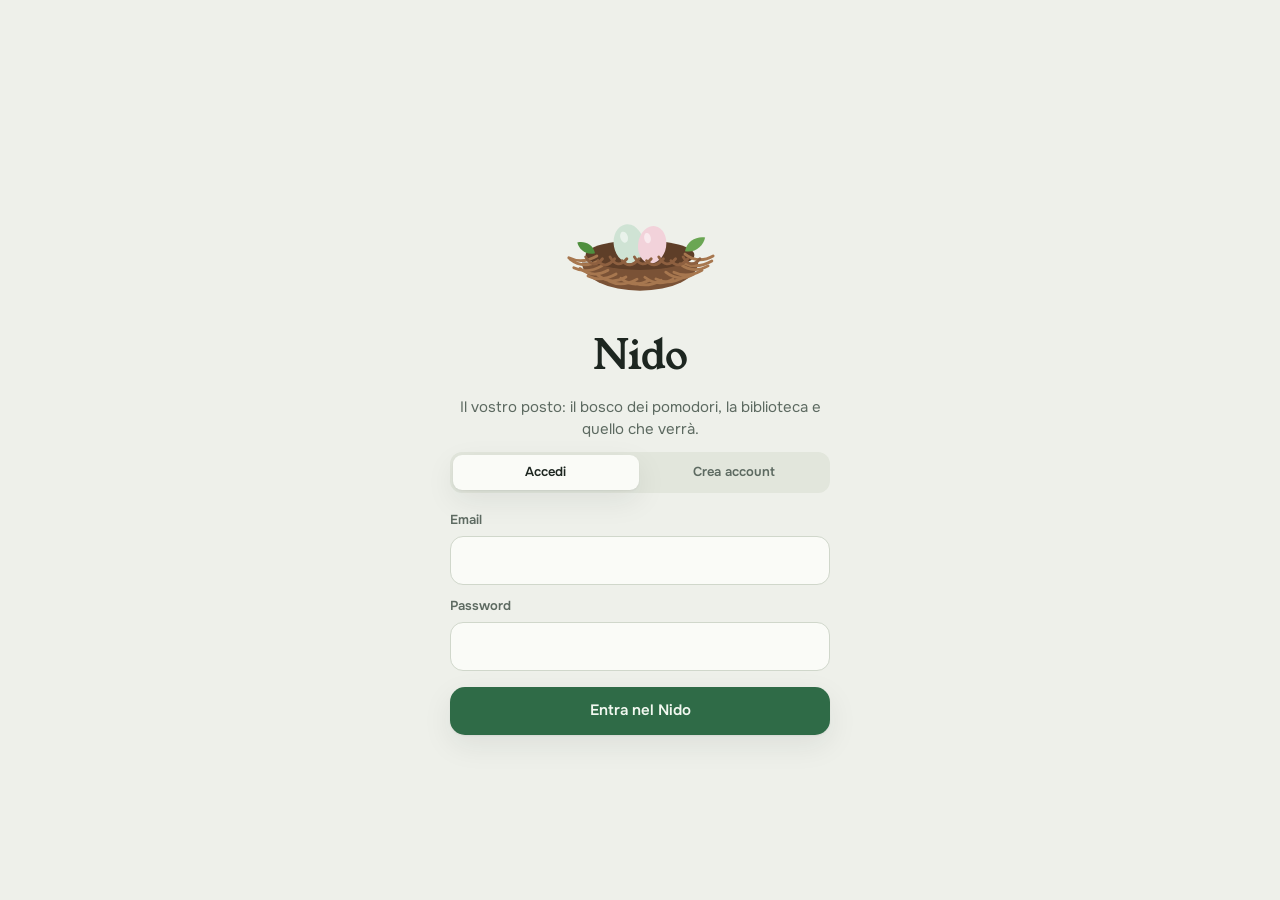
<file: index.html>
<!doctype html>
<html lang="it">
<head>
<meta charset="utf-8">
<meta name="viewport" content="width=device-width,initial-scale=1,viewport-fit=cover">
<title>Nido</title>
<meta name="description" content="La nostra app: Sottobosco, Biblioteca e quello che verrà.">
<meta name="theme-color" content="#eef0ea" media="(prefers-color-scheme: light)">
<meta name="theme-color" content="#0f1512" media="(prefers-color-scheme: dark)">
<meta name="apple-mobile-web-app-capable" content="yes">
<meta name="mobile-web-app-capable" content="yes">
<meta name="apple-mobile-web-app-title" content="Nido">
<meta name="apple-mobile-web-app-status-bar-style" content="default">
<link rel="manifest" href="manifest.webmanifest">
<link rel="icon" type="image/png" sizes="192x192" href="icons/icon-192.png">
<link rel="apple-touch-icon" href="icons/apple-touch-icon.png">
<link rel="preconnect" href="https://fonts.googleapis.com">
<link rel="preconnect" href="https://fonts.gstatic.com" crossorigin>
<link rel="stylesheet" href="https://fonts.googleapis.com/css2?family=Young+Serif&family=Onest:wght@400;500;600;700&display=swap">
<link rel="stylesheet" href="core/base.css?v=5">
<link rel="stylesheet" href="hub.css?v=6">
<style>.gate:not(.ready){visibility:hidden}</style>
</head>
<body>
<div class="gate" id="gate">
  <div class="gate-in">
    <canvas id="gateCv" width="150" height="150" aria-hidden="true"></canvas>
    <h1>Nido</h1>
    <p class="muted" id="gateSub">Il vostro posto: il bosco dei pomodori, la biblioteca e quello che verrà.</p>
    <div class="seg" role="tablist" id="gateTabs">
      <button role="tab" data-g="in" aria-selected="true">Accedi</button>
      <button role="tab" data-g="up" aria-selected="false">Crea account</button>
    </div>
    <form id="gateForm" novalidate>
      <label class="field" id="nameRow" hidden>Il tuo nome<input class="input" id="gName" autocomplete="given-name" maxlength="30" placeholder="Come ti vede l’altra persona"></label>
      <label class="field">Email<input class="input" id="gEmail" type="email" autocomplete="email" inputmode="email" autocapitalize="off" required></label>
      <label class="field">Password<input class="input" id="gPass" type="password" autocomplete="current-password" minlength="6" required></label>
      <p class="gerr" id="gErr" role="alert" hidden></p>
      <button class="btn primary" id="gBtn" type="submit">Entra nel Nido</button>
    </form>
    <div id="gateNo" hidden>
      <p>Questo account non è tra quelli invitati nel Nido.</p>
      <button class="btn quiet" id="gOut" type="button">Esci e usa un altro account</button>
    </div>
  </div>
</div>

<div id="hub" hidden>
  <header class="hub-top">
    <div><p class="date" id="hDate"></p><h1 id="hHello">Ciao</h1></div>
    <button class="me-btn" id="meBtn" aria-label="Il tuo account e le notifiche"></button>
  </header>

  <section aria-label="Insieme">
    <h2 class="label">Insieme</h2>
    <div class="together" id="together"></div>
  </section>

  <div class="banner" id="pushBanner" hidden></div>

  <section aria-label="Le vostre app">
    <h2 class="label">Le vostre app</h2>
    <div class="apps">
      <a class="tile forest" href="forest.html">
        <div class="t-text"><div><span class="t-kicker">Concentrazione</span><h3>Sottobosco</h3></div><div class="t-live" id="tForest"><span>Il bosco dei vostri pomodori</span></div></div>
        <canvas class="t-art" id="artForest" aria-hidden="true"></canvas>
        <span class="go" aria-hidden="true"><svg viewBox="0 0 24 24" fill="none" stroke="currentColor" stroke-width="2.4" stroke-linecap="round" stroke-linejoin="round"><path d="m9 6 6 6-6 6"/></svg></span>
      </a>
      <a class="tile library" href="books.html">
        <div class="t-text"><div><span class="t-kicker">Letture</span><h3>Biblioteca</h3></div><div class="t-live" id="tBooks"><span>I libri che leggete</span></div></div>
        <div class="t-art shelfart" id="artBooks" aria-hidden="true"></div>
        <span class="go" aria-hidden="true"><svg viewBox="0 0 24 24" fill="none" stroke="currentColor" stroke-width="2.4" stroke-linecap="round" stroke-linejoin="round"><path d="m9 6 6 6-6 6"/></svg></span>
      </a>
      <a class="tile atlas" href="atlas.html">
        <div class="t-text"><div><span class="t-kicker">Viaggi</span><h3>Atlante</h3></div><div class="t-live" id="tAtlas"><span>I posti dove siete stati</span></div></div>
        <canvas class="t-art" id="artAtlas" aria-hidden="true"></canvas>
        <span class="go" aria-hidden="true"><svg viewBox="0 0 24 24" fill="none" stroke="currentColor" stroke-width="2.4" stroke-linecap="round" stroke-linejoin="round"><path d="m9 6 6 6-6 6"/></svg></span>
      </a>
      <a class="tile dreams" href="dreams.html">
        <div class="t-text"><div><span class="t-kicker">Notti</span><h3>Sogni</h3></div><div class="t-live" id="tDreams"><span>Com’era stanotte?</span></div></div>
        <canvas class="t-art" id="artDreams" aria-hidden="true"></canvas>
        <span class="go" aria-hidden="true"><svg viewBox="0 0 24 24" fill="none" stroke="currentColor" stroke-width="2.4" stroke-linecap="round" stroke-linejoin="round"><path d="m9 6 6 6-6 6"/></svg></span>
      </a>
      <div class="tile soon">
        <div class="t-text"><span class="t-kicker">Prossimamente</span><h3>La prossima app</h3><p class="small" style="margin-top:6px">Un’idea per voi due? Chiedila a Claude e comparirà qui.</p></div>
      </div>
    </div>
  </section>
</div>

<div class="scrim" id="scrim" hidden><div class="sheet" id="sheet" role="dialog" aria-modal="true"></div></div>
<div class="toast" id="toast" role="status" hidden></div>

<script src="config.js?v=6"></script>
<script src="vendor/supabase.js"></script>
<script src="core/core.js?v=6"></script>
<script src="hub.js?v=6"></script>
</body>
</html>
</file>
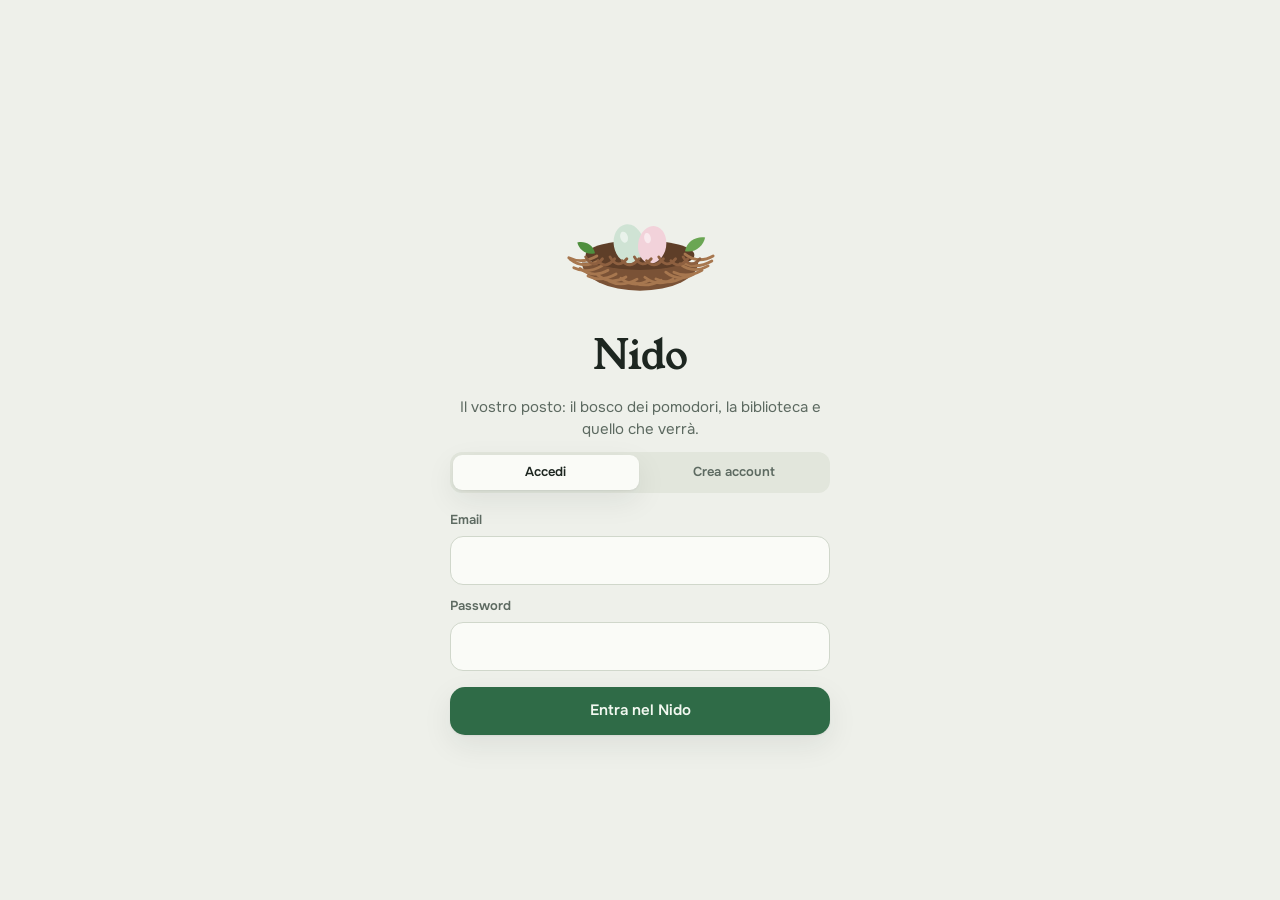
<file: atlas.html>
<!doctype html>
<html lang="it">
<head>
<meta charset="utf-8">
<meta name="viewport" content="width=device-width,initial-scale=1,viewport-fit=cover">
<title>Atlante · Nido</title>
<meta name="theme-color" content="#eef0ea" media="(prefers-color-scheme: light)">
<meta name="theme-color" content="#0f1512" media="(prefers-color-scheme: dark)">
<meta name="apple-mobile-web-app-capable" content="yes">
<meta name="apple-mobile-web-app-title" content="Nido">
<link rel="manifest" href="manifest.webmanifest">
<link rel="apple-touch-icon" href="icons/apple-touch-icon.png">
<link rel="preconnect" href="https://fonts.googleapis.com">
<link rel="preconnect" href="https://fonts.gstatic.com" crossorigin>
<link rel="stylesheet" href="https://fonts.googleapis.com/css2?family=Young+Serif&family=Onest:wght@400;500;600;700&display=swap">
<link rel="stylesheet" href="core/base.css?v=5">
<link rel="stylesheet" href="atlas.css?v=5">
</head>
<body>
<div class="boot" id="boot">Apro l’atlante…</div>
<div id="app" hidden>
  <header class="at-top">
    <a class="home" href="./" aria-label="Torna al Nido"><svg viewBox="0 0 24 24" fill="none" stroke="currentColor" stroke-width="2.2" stroke-linecap="round" stroke-linejoin="round" aria-hidden="true"><path d="m15 6-6 6 6 6"/></svg></a>
    <div class="at-title"><h1>Atlante</h1><button class="muted small" id="atSub" type="button"></button></div>
    <button class="btn primary sm" id="addBtn" type="button"><svg viewBox="0 0 24 24" fill="none" stroke="currentColor" stroke-width="2.4" stroke-linecap="round" aria-hidden="true"><path d="M12 5v14M5 12h14"/></svg>Aggiungi</button>
  </header>

  <div class="stage">
    <section id="mapView" aria-label="Mappa">
      <svg id="map" role="img" aria-label="Mappa del mondo con i vostri viaggi"></svg>
      <div class="overlay">
        <div class="ov-row">
          <div class="glass counts"><span><b id="cCountries">0</b>paesi</span><span><b id="cCities">0</b>città</span><span><b id="cKm">0</b>km</span></div>
        </div>
        <div class="ov-row">
          <div class="glass mini-seg" id="projSeg" role="tablist"><button role="tab" data-proj="flat" aria-selected="true">Mappa</button><button role="tab" data-proj="globe" aria-selected="false">Globo</button></div>
          <div class="glass mini-seg" id="whoSeg"></div>
        </div>
        <button class="glass next" id="next" hidden></button>
      </div>
      <div class="glass empty-map" id="emptyMap" hidden></div>
      <div class="glass legend" id="legend" hidden></div>
      <div class="fab-col">
        <button class="glass rbtn" id="routesBtn" aria-pressed="true" aria-label="Mostra le rotte"><svg viewBox="0 0 24 24" fill="none" stroke="currentColor" stroke-width="1.9" stroke-linecap="round" stroke-dasharray="3 3"><path d="M4 18c3-9 13-12 16-6"/></svg></button>
        <button class="glass rbtn" id="fitBtn" aria-label="Mostra tutti i posti"><svg viewBox="0 0 24 24" fill="none" stroke="currentColor" stroke-width="1.9" stroke-linecap="round" stroke-linejoin="round"><path d="M4 9V4h5M15 4h5v5M20 15v5h-5M9 20H4v-5"/></svg></button>
      </div>
    </section>
    <section class="scroll" id="v-diary" hidden aria-label="Diario"><div class="stack" id="diary"></div></section>
    <section class="scroll" id="v-dreams" hidden aria-label="Sogni"><div class="stack" id="dreams"></div></section>
    <section class="scroll" id="v-passport" hidden aria-label="Passaporto"><div class="stack" id="passport"></div></section>
  </div>

  <nav class="tabs" id="tabs" role="tablist">
    <button role="tab" data-v="map" aria-selected="true"><svg viewBox="0 0 24 24" fill="none" stroke="currentColor" stroke-width="1.8" stroke-linecap="round" stroke-linejoin="round"><circle cx="12" cy="12" r="9"/><path d="M3 12h18M12 3c2.8 3 2.8 15 0 18M12 3c-2.8 3-2.8 15 0 18"/></svg>Mappa</button>
    <button role="tab" data-v="diary" aria-selected="false"><svg viewBox="0 0 24 24" fill="none" stroke="currentColor" stroke-width="1.8" stroke-linecap="round" stroke-linejoin="round"><path d="M5 4h11a3 3 0 0 1 3 3v13H8a3 3 0 0 1-3-3V4Z"/><path d="M9 8h6M9 12h4"/></svg>Diario</button>
    <button role="tab" data-v="dreams" aria-selected="false"><svg viewBox="0 0 24 24" fill="none" stroke="currentColor" stroke-width="1.8" stroke-linecap="round" stroke-linejoin="round"><path d="M12 21s-7-5-7-11a7 7 0 0 1 14 0c0 6-7 11-7 11z" stroke-dasharray="3 2.5"/><circle cx="12" cy="10" r="2.5"/></svg>Sogni</button>
    <button role="tab" data-v="passport" aria-selected="false"><svg viewBox="0 0 24 24" fill="none" stroke="currentColor" stroke-width="1.8" stroke-linecap="round" stroke-linejoin="round"><rect x="5" y="3" width="14" height="18" rx="2"/><circle cx="12" cy="10" r="3.2"/><path d="M9 17h6"/></svg>Passaporto</button>
  </nav>
</div>

<svg width="0" height="0" style="position:absolute" aria-hidden="true"><filter id="ink"><feTurbulence type="fractalNoise" baseFrequency=".9" numOctaves="2" seed="3"/><feDisplacementMap in="SourceGraphic" scale="2.2"/></filter></svg>
<div class="scrim" id="scrim" hidden><div class="sheet" id="sheet" role="dialog" aria-modal="true" aria-label="Posto"></div></div>
<div class="toast" id="toast" role="status" hidden></div>

<script src="config.js?v=5"></script>
<script src="vendor/supabase.js"></script>
<script src="vendor/d3.min.js"></script>
<script src="vendor/topojson-client.min.js"></script>
<script src="core/core.js?v=5"></script>
<script src="atlas.js?v=5"></script>
</body>
</html>
</file>
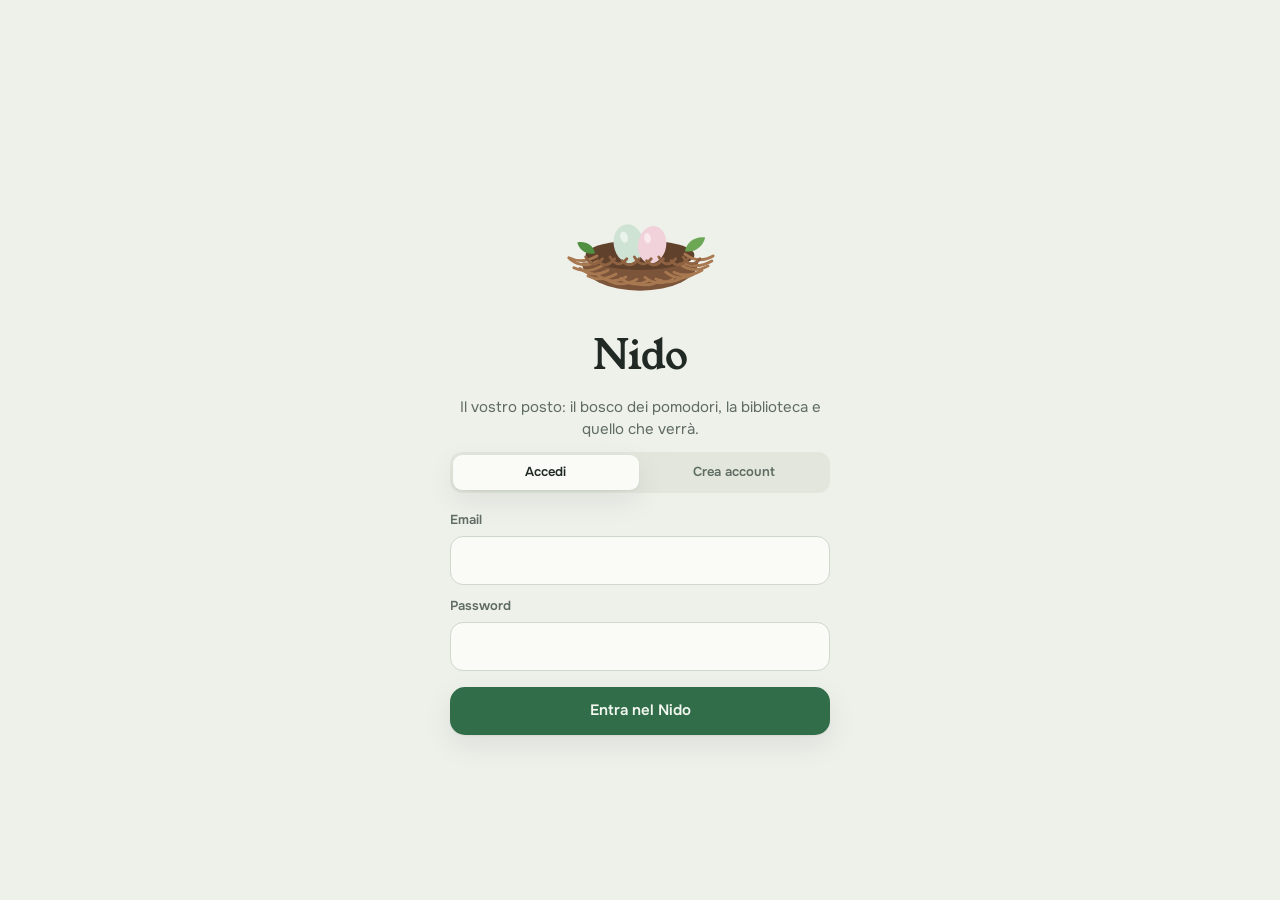
<file: dreams.html>
<!doctype html>
<html lang="it">
<head>
<meta charset="utf-8">
<meta name="viewport" content="width=device-width,initial-scale=1,viewport-fit=cover">
<title>Sogni · Nido</title>
<meta name="theme-color" content="#eef0ea" media="(prefers-color-scheme: light)">
<meta name="theme-color" content="#0f1512" media="(prefers-color-scheme: dark)">
<meta name="apple-mobile-web-app-capable" content="yes">
<meta name="apple-mobile-web-app-title" content="Nido">
<link rel="manifest" href="manifest.webmanifest">
<link rel="apple-touch-icon" href="icons/apple-touch-icon.png">
<link rel="preconnect" href="https://fonts.googleapis.com">
<link rel="preconnect" href="https://fonts.gstatic.com" crossorigin>
<link rel="stylesheet" href="https://fonts.googleapis.com/css2?family=Young+Serif&family=Onest:wght@400;500;600;700&display=swap">
<link rel="stylesheet" href="core/base.css?v=6">
<link rel="stylesheet" href="dreams.css?v=6">
</head>
<body>
<div class="boot" id="boot">Apro i sogni…</div>
<div id="app" hidden>
  <header class="dr-top">
    <a class="home" href="./" aria-label="Torna al Nido"><svg viewBox="0 0 24 24" fill="none" stroke="currentColor" stroke-width="2.2" stroke-linecap="round" stroke-linejoin="round" aria-hidden="true"><path d="m15 6-6 6 6 6"/></svg></a>
    <div><h1>Sogni</h1><p class="muted small">Il diario delle vostre notti</p></div>
  </header>
  <main id="main">
    <section class="tonight" aria-label="Stanotte">
      <canvas class="stars" id="stars" aria-hidden="true" style="width:100%;height:100%"></canvas>
      <h2>Stanotte ho sognato…</h2>
      <p id="tonightSub">Tocca la faccina di come ti sei sentito. Basta questo.</p>
      <div class="moods" id="moods"></div>
      <div id="logged"></div>
    </section>
    <section aria-label="Le ultime due settimane">
      <div class="sec" style="margin-bottom:10px"><h2>Le ultime 14 notti</h2></div>
      <div class="nights" id="nights"></div>
    </section>
    <section aria-label="Questo mese">
      <div class="sec" style="margin-bottom:10px"><h2>Questo mese</h2><p class="muted small" id="monthN"></p></div>
      <div class="chips" id="month"></div>
    </section>
    <p class="same" id="same" hidden></p>
    <section aria-label="Tutti i sogni"><div class="sec" style="margin-bottom:10px"><h2>Notte per notte</h2></div><div class="feed" id="feed"></div></section>
  </main>
</div>
<div class="scrim" id="scrim" hidden><div class="sheet" id="sheet" role="dialog" aria-modal="true" aria-label="Sogno"></div></div>
<div class="toast" id="toast" role="status" hidden></div>
<script src="config.js?v=6"></script>
<script src="vendor/supabase.js"></script>
<script src="core/core.js?v=6"></script>
<script src="dreams.js?v=6"></script>
</body>
</html>
</file>
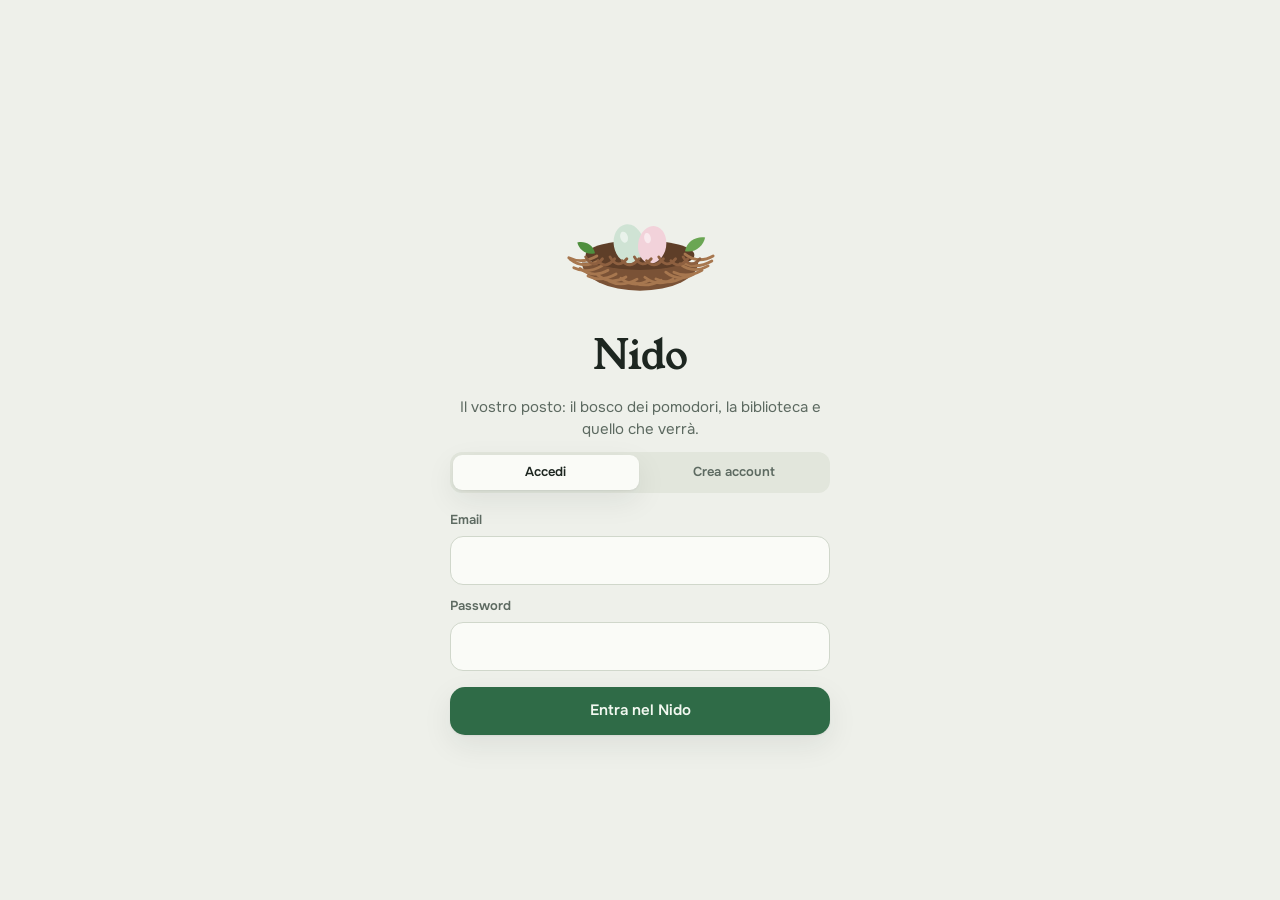
<file: forest.html>
<!doctype html>
<html lang="it">
<head>
<meta charset="utf-8">
<meta name="viewport" content="width=device-width,initial-scale=1,viewport-fit=cover">
<title>Sottobosco · Nido</title>
<meta name="description" content="Il bosco dei vostri pomodori.">
<meta name="theme-color" content="#e8eee4" media="(prefers-color-scheme: light)">
<meta name="theme-color" content="#0d1713" media="(prefers-color-scheme: dark)">
<meta name="apple-mobile-web-app-capable" content="yes">
<meta name="mobile-web-app-capable" content="yes">
<meta name="apple-mobile-web-app-title" content="Nido">
<meta name="apple-mobile-web-app-status-bar-style" content="default">
<link rel="manifest" href="manifest.webmanifest">
<link rel="icon" type="image/png" sizes="192x192" href="icons/icon-192.png">
<link rel="apple-touch-icon" href="icons/apple-touch-icon.png">
<link rel="preconnect" href="https://fonts.googleapis.com">
<link rel="preconnect" href="https://fonts.gstatic.com" crossorigin>
<link rel="stylesheet" href="https://fonts.googleapis.com/css2?family=Young+Serif&family=Onest:wght@400;500;600;700&display=swap">
<link rel="stylesheet" href="app.css?v=6">
</head>
<body>
<div id="app" hidden>
  <header class="top">
    <a class="brand" href="./" aria-label="Torna al Nido"><svg class="back" viewBox="0 0 24 24" fill="none" stroke="currentColor" stroke-width="2.2" stroke-linecap="round" stroke-linejoin="round" aria-hidden="true"><path d="m15 6-6 6 6 6"/></svg>
      <svg viewBox="0 0 24 24" fill="none" stroke="currentColor" stroke-width="1.8" stroke-linecap="round" stroke-linejoin="round" aria-hidden="true"><path d="M12 21V11"/><path d="M12 13c-4.5 0-7-2.6-7-7 4.4 0 7 2.5 7 7Z" fill="currentColor" fill-opacity=".18"/><path d="M12 11c0-4 2.4-6.5 7-6.5 0 4.2-2.6 6.5-7 6.5Z" fill="currentColor" fill-opacity=".18"/></svg>
      <span>Sottobosco</span>
    </a>
    <div class="pills">
      <span class="pill streak" title="Giorni di fila con almeno un pomodoro"><svg viewBox="0 0 24 24" fill="currentColor" aria-hidden="true"><path d="M12 2c1 3.5 5 5.6 5 10.5A5 5 0 0 1 12 18a5 5 0 0 1-5-5.2c0-2 1-3.4 2.2-4.6.2 1.5.9 2.6 2 3C11 8.4 11.4 5 12 2Z"/><path d="M8 20h8" stroke="currentColor" stroke-width="1.8" stroke-linecap="round"/></svg><b id="streakN">0</b></span>
      <span class="pill seeds" id="seedPill" title="Semi disponibili"><svg viewBox="0 0 24 24" fill="currentColor" aria-hidden="true"><path d="M12 3c4 4 6 7.4 6 10.6A6 6 0 0 1 12 20a6 6 0 0 1-6-6.4C6 10.4 8 7 12 3Z"/></svg><b id="seedN">0</b></span>
    </div>
  </header>

  <main id="main">
    <!-- FOCUS -->
    <section class="view" id="v-focus" aria-label="Concentrazione">
      <div class="modes" role="tablist" id="modes">
        <button role="tab" data-mode="focus" aria-selected="true">Pomodoro</button>
        <button role="tab" data-mode="work" aria-selected="false">Lavoro</button>
        <button role="tab" data-mode="short" aria-selected="false">Pausa</button>
        <button role="tab" data-mode="long" aria-selected="false">Pausa lunga</button>
      </div>
      <div class="stage idle" id="stage">
        <div class="disc"></div>
        <canvas id="stageCv" aria-hidden="true"></canvas>
        <svg viewBox="0 0 300 300" id="dial" role="slider" tabindex="0" aria-label="Durata" aria-valuemin="10" aria-valuemax="120" aria-valuenow="25">
          <g id="ticks"></g>
          <circle cx="150" cy="150" r="140" fill="none" stroke="var(--track)" stroke-width="9"/>
          <circle id="ringProg" cx="150" cy="150" r="140" fill="none" stroke="var(--accent)" stroke-width="9" stroke-linecap="round" pathLength="100" stroke-dasharray="100 100" stroke-dashoffset="80" transform="rotate(-90 150 150)"/>
          <circle id="knob" cx="150" cy="10" r="13" fill="var(--surface)" stroke="var(--accent)" stroke-width="4"/>
        </svg>
      </div>
      <div class="readout">
        <div class="time" id="time">25:00</div>
        <p class="sub" id="sub">Trascina l'anello per scegliere la durata</p>
        <p class="noteshow" id="noteShow" hidden></p>
        <div class="cycle" id="cycle"></div>
      </div>
      <input class="note" id="noteIn" maxlength="120" placeholder="Cosa farai in questo pomodoro?" autocomplete="off" enterkeyhint="done" aria-label="Cosa farai in questo pomodoro">
      <div class="chips" id="chips">
        <button class="chip" id="spChip"><canvas width="20" height="20" style="width:20px;height:20px" id="spChipCv"></canvas><span id="spChipN">Margherita</span></button>
        <button class="chip" id="prjChip" hidden><svg viewBox="0 0 24 24" fill="none" stroke="currentColor" stroke-width="1.8" stroke-linecap="round" stroke-linejoin="round" aria-hidden="true"><path d="M14 4l6 6-3 3-6-6zM11 7l-7 7v4h4l7-7"/></svg><span id="prjChipN">Progetto</span></button>
        <button class="chip" id="tagChip"><span class="sw" id="tagSw"></span><span id="tagN">Studio</span></button>
        <button class="chip" id="sndChip"><svg viewBox="0 0 24 24" fill="none" stroke="currentColor" stroke-width="1.8" stroke-linecap="round" aria-hidden="true"><path d="M4 10v4M8 7v10M12 4v16M16 8v8M20 11v2"/></svg><span id="sndN">Silenzio</span></button>
      </div>
      <div class="actions">
        <button class="btn primary" id="mainBtn">Pianta</button>
        <button class="btn hold" id="holdBtn" hidden><span>Tieni premuto per arrenderti</span></button>
        <button class="btn ghost" id="ghostBtn" hidden>Annulla</button>
      </div>
      <button class="statusbtn" id="statusBtn" type="button"><svg viewBox="0 0 24 24" fill="none" stroke="currentColor" stroke-width="1.8" stroke-linecap="round" stroke-linejoin="round" aria-hidden="true"><path d="M4 5h16v11H9l-5 4V5Z"/><path d="M8 9.5h8M8 12.5h5"/></svg>Cosa stai facendo? Faglielo sapere</button>
      <div class="partners" id="partners" hidden></div>
    </section>

    <!-- GARDEN -->
    <section class="view" id="v-garden" hidden aria-label="Giardino">
      <div class="sec-h"><h1 id="gTitle">Il tuo bosco</h1><p id="gCount"></p></div>
      <div class="seg" role="tablist" id="gSeg">
        <button role="tab" data-p="day" aria-selected="true">Giorno</button>
        <button role="tab" data-p="week" aria-selected="false">Settimana</button>
        <button role="tab" data-p="month" aria-selected="false">Mese</button>
        <button role="tab" data-p="all" aria-selected="false">Sempre</button>
      </div>
      <div class="period">
        <button class="iconbtn" id="gPrev" aria-label="Periodo precedente"><svg viewBox="0 0 24 24" fill="none" stroke="currentColor" stroke-width="2" stroke-linecap="round" stroke-linejoin="round"><path d="m15 6-6 6 6 6"/></svg></button>
        <b id="gLabel">Oggi</b>
        <button class="iconbtn" id="gNext" aria-label="Periodo successivo"><svg viewBox="0 0 24 24" fill="none" stroke="currentColor" stroke-width="2" stroke-linecap="round" stroke-linejoin="round"><path d="m9 6 6 6-6 6"/></svg></button>
      </div>
      <div class="seg" role="tablist" id="gWho" hidden></div>
      <div class="meadow" id="meadow"><canvas id="gCv" aria-label="Il bosco del periodo selezionato"></canvas><div class="tip" id="gTip" hidden></div></div>
      <p class="small muted" id="gGrow" style="text-align:center;margin-top:-8px"></p>
      <p class="empty" id="gEmpty" hidden>Qui è ancora tutto prato. Completa un pomodoro e la prima pianta spunterà al centro.</p>
      <div class="gsum">
        <div><b id="gsPlants">0</b><span>piante</span></div>
        <div><b id="gsTime">0 min</b><span>concentrazione</span></div>
        <div><b id="gsWork">0</b><span>lavoretti</span></div>
      </div>
      <h3 id="gLogH" style="font-size:19px" hidden>Cosa è cresciuto, e perché</h3>
      <div class="log" id="gLog"></div>
    </section>

    <!-- SHOP -->
    <section class="view" id="v-shop" hidden aria-label="Serra">
      <div class="sec-h"><h1>La serra</h1><p>Ogni 5 minuti di concentrazione vale un seme.</p></div>
      <div class="shop" id="shop"></div>
      <div class="sec-h" style="margin-top:8px"><h1 style="font-size:24px">I lavoretti dello gnomo</h1><p>In modalità Lavoro lo gnomo costruisce un progetto alla volta: le ore si sommano turno dopo turno, anche in giorni diversi. La casetta chiede 60 ore.</p></div>
      <div class="shop" id="crafts"></div>
      <div class="sec-h" style="margin-top:8px"><h1 style="font-size:24px">La fauna del bosco</h1><p>Gli animali si trasferiscono da voi quando raggiungete dei traguardi, contando le piante di tutti e due.</p></div>
      <div class="shop" id="fauna"></div>
    </section>

    <!-- STATS -->
    <section class="view" id="v-stats" hidden aria-label="Diario">
      <div class="sec-h"><h1>Diario</h1><p id="statSince"></p></div>
      <div class="tiles">
        <div class="tile"><span>Oggi</span><b id="stToday">0 min</b></div>
        <div class="tile"><span>Serie</span><b id="stStreak">0 giorni</b></div>
        <div class="tile"><span>Totale</span><b id="stTotal">0 h</b></div>
        <div class="tile"><span>Piante cresciute</span><b id="stPlants">0</b></div>
      </div>
      <div class="card chart"><div class="sec-h" style="margin-bottom:8px"><h3 style="font-size:17px">Ultimi 7 giorni</h3><p class="small" id="stWeek"></p></div><svg id="chart" viewBox="0 0 320 170" role="img" aria-label="Minuti di concentrazione negli ultimi 7 giorni"></svg></div>
      <div class="card"><h3 style="font-size:17px;margin-bottom:6px">Dove va il tuo tempo</h3><p class="small muted" style="margin-bottom:6px">Ultimi 30 giorni, per etichetta</p><div id="tagStats"></div></div>
      <div class="card">
        <h3 style="font-size:17px;margin-bottom:2px">Impostazioni</h3>
        <div id="settings"></div>
      </div>
      <div class="card"><h3 style="font-size:17px;margin-bottom:2px">Notifiche</h3><div id="pushBox"></div></div>
      <div class="card"><h3 style="font-size:17px;margin-bottom:4px">Bosco condiviso</h3><p class="small muted" id="shareTxt"></p><div class="members" id="members"></div></div>
      <div class="card hint">
        <svg viewBox="0 0 24 24" fill="none" stroke="currentColor" stroke-width="1.8" stroke-linecap="round" stroke-linejoin="round" aria-hidden="true"><rect x="6" y="2.5" width="12" height="19" rx="3"/><path d="M10.5 18.5h3"/></svg>
        <div><b>Sul tuo iPhone</b><p class="small muted" style="margin-top:2px">Se non l’hai ancora fatto: apri il sito in Safari, tocca Condividi e poi «Aggiungi alla schermata Home». Da lì Sottobosco si apre come un’app e può mandarti notifiche.</p></div>
      </div>
      <div class="card"><p class="small muted" id="syncNote">Salvataggio in corso…</p>
        <button class="btn ghost" type="button" onclick="Nido.signOut()" style="padding:0;min-height:34px;min-width:0">Esci dall’account</button>
        <div id="resetBox" style="margin-top:10px"><button class="btn ghost danger" id="resetBtn" style="padding:0;min-height:30px">Cancella tutti i dati</button></div>
      </div>
    </section>
  </main>

  <nav class="tabs" role="tablist" id="tabs">
    <button role="tab" data-v="focus" aria-selected="true"><svg viewBox="0 0 24 24" fill="none" stroke="currentColor" stroke-width="1.8" stroke-linecap="round" stroke-linejoin="round"><path d="M12 21v-9"/><path d="M12 14c-4 0-6.5-2.4-6.5-6.5 4 0 6.5 2.4 6.5 6.5ZM12 12c0-3.6 2.2-6 6.5-6 0 3.9-2.4 6-6.5 6Z"/><path d="M7 21h10"/></svg>Pianta</button>
    <button role="tab" data-v="garden" aria-selected="false"><svg viewBox="0 0 24 24" fill="none" stroke="currentColor" stroke-width="1.8" stroke-linecap="round" stroke-linejoin="round"><path d="M12 13 3 8.5 12 4l9 4.5L12 13Z"/><path d="M3 8.5v5L12 18l9-4.5v-5"/><path d="M12 13v5"/></svg>Bosco</button>
    <button role="tab" data-v="shop" aria-selected="false"><svg viewBox="0 0 24 24" fill="none" stroke="currentColor" stroke-width="1.8" stroke-linecap="round" stroke-linejoin="round"><path d="M3 21V10l9-6 9 6v11"/><path d="M3 21h18M9 21v-6h6v6M12 4v6M3 10h18"/></svg>Serra</button>
    <button role="tab" data-v="stats" aria-selected="false"><svg viewBox="0 0 24 24" fill="none" stroke="currentColor" stroke-width="1.8" stroke-linecap="round" stroke-linejoin="round"><path d="M5 4h11a3 3 0 0 1 3 3v13H8a3 3 0 0 1-3-3V4Z"/><path d="M5 17a3 3 0 0 1 3-3h11M9 8h6"/></svg>Diario</button>
  </nav>
</div>

<div class="scrim" id="scrim" hidden><div class="sheet" id="sheet" role="dialog" aria-modal="true"></div></div>
<div class="toast" id="toast" role="status" hidden></div>

<script src="config.js?v=6"></script>
<script src="vendor/supabase.js"></script>
<script src="core/core.js?v=6"></script>
<script src="forest-boot.js?v=6"></script>
</body>
</html>
</file>
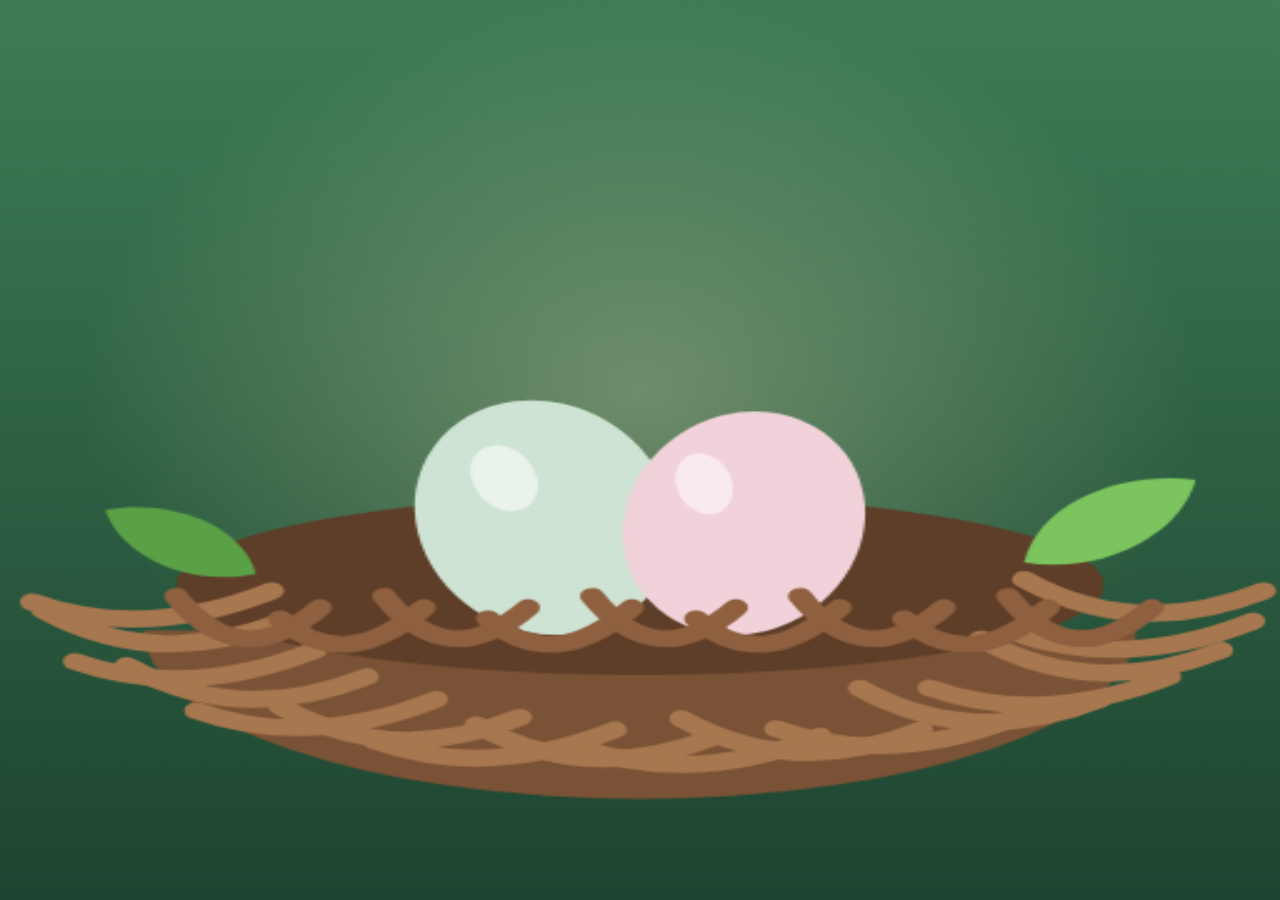
<file: tools/icon.html>
<!doctype html>
<html><head><meta charset="utf-8"><style>html,body{margin:0;overflow:hidden;background:#2f6b47}canvas{display:block;width:100vw;height:100vh}</style></head>
<body><canvas id="c"></canvas>
<script>
// Renders the Nido app icon (tools: open with ?s=<size>, the PNG data URL lands in the title).
const S = +new URLSearchParams(location.search).get('s') || 512, cv = document.getElementById('c');
cv.width = S; cv.height = S; const c = cv.getContext('2d'); const k = S / 160;
const g = c.createLinearGradient(0, 0, 0, S); g.addColorStop(0, '#3f7d57'); g.addColorStop(1, '#1d4430'); c.fillStyle = g; c.fillRect(0, 0, S, S);
const halo = c.createRadialGradient(80 * k, 70 * k, 0, 80 * k, 70 * k, 70 * k); halo.addColorStop(0, 'rgba(255,236,190,.30)'); halo.addColorStop(1, 'rgba(255,236,190,0)'); c.fillStyle = halo; c.fillRect(0, 0, S, S);
c.save(); c.translate(0, 8 * k); c.scale(k, k);
c.fillStyle = '#7a5236'; c.beginPath(); c.ellipse(80, 104, 62, 30, 0, 0, Math.PI); c.fill();
c.fillStyle = '#5e3e28'; c.beginPath(); c.ellipse(80, 96, 58, 16, 0, 0, Math.PI * 2); c.fill();
c.fillStyle = '#cfe3d4'; c.beginPath(); c.ellipse(68, 84, 16, 21, -.18, 0, Math.PI * 2); c.fill();
c.fillStyle = '#f2d2da'; c.beginPath(); c.ellipse(93, 85, 15, 20, .16, 0, Math.PI * 2); c.fill();
c.fillStyle = 'rgba(255,255,255,.55)'; c.beginPath(); c.ellipse(63, 77, 4, 6, -.3, 0, Math.PI * 2); c.ellipse(88, 78, 3.5, 5.5, -.2, 0, Math.PI * 2); c.fill();
c.strokeStyle = '#a7774f'; c.lineWidth = 3; c.lineCap = 'round';
for (let i = 0; i < 16; i++) { const a = Math.PI * (i / 15), x = 80 + Math.cos(a) * 62, y = 100 + Math.sin(a) * 26; c.beginPath(); c.moveTo(x - 14, y - 5 + (i % 2) * 4); c.quadraticCurveTo(x, y + 6, x + 16, y - 3); c.stroke(); }
c.strokeStyle = '#8e6040'; for (let i = 0; i < 9; i++) { c.beginPath(); c.moveTo(22 + i * 13, 98 + (i % 2) * 4); c.quadraticCurveTo(30 + i * 13, 112, 40 + i * 13, 100); c.stroke(); }
const leaf = (x, y, l, w, a, col) => { c.save(); c.translate(x, y); c.rotate(a); c.fillStyle = col; c.beginPath(); c.moveTo(0, 0); c.bezierCurveTo(l * .3, -w, l * .75, -w * .8, l, 0); c.bezierCurveTo(l * .75, w * .8, l * .3, w, 0, 0); c.fill(); c.restore(); };
leaf(128, 92, 26, 8, -.6, '#7cc45e'); leaf(32, 94, 22, 7, -2.6, '#5aa046');
c.restore();
document.title = cv.toDataURL('image/png');
</script></body></html>
</file>
<file: core/base.css>
/* Nido — shared tokens and components for the hub and the apps built after Sottobosco.
   Layout: phone-first single column, 16px gutters, sheets from the bottom, tabs at the bottom. */
:root{
  --bg:#eef0ea; --surface:#fafbf7; --surface2:#e2e6dc; --ink:#1d2620; --muted:#5d6a61; --line:#d0d7cb;
  --accent:#2f6b47; --accent-ink:#f2f8f0; --pollen:#c88a12; --pollen-bg:#f6e7c4; --danger:#b4432c;
  --me:#2f8f5b; --her:#d4517a;
  --shadow:0 1px 2px rgba(29,38,32,.06),0 10px 30px rgba(29,38,32,.08);
  --font-display:"Young Serif",Georgia,"Times New Roman",serif;
  --font-body:"Onest",system-ui,-apple-system,"Segoe UI",Roboto,sans-serif;
  color-scheme:light;
}
@media (prefers-color-scheme: dark){:root:not([data-theme="light"]){
  --bg:#0f1512; --surface:#171f1b; --surface2:#202a25; --ink:#e4ebe2; --muted:#93a398; --line:#2a3630;
  --accent:#7cc49a; --accent-ink:#0f1512; --pollen:#f0bf4c; --pollen-bg:#3a3018; --danger:#e47e66;
  --shadow:0 1px 2px rgba(0,0,0,.3),0 10px 30px rgba(0,0,0,.35); color-scheme:dark}}
:root[data-theme="dark"]{
  --bg:#0f1512; --surface:#171f1b; --surface2:#202a25; --ink:#e4ebe2; --muted:#93a398; --line:#2a3630;
  --accent:#7cc49a; --accent-ink:#0f1512; --pollen:#f0bf4c; --pollen-bg:#3a3018; --danger:#e47e66;
  --shadow:0 1px 2px rgba(0,0,0,.3),0 10px 30px rgba(0,0,0,.35); color-scheme:dark}

@view-transition{navigation:auto}
*,*::before,*::after{box-sizing:border-box}
[hidden]{display:none!important}
html,body{height:100%}
html{-webkit-text-size-adjust:100%}
:root{padding-top:env(safe-area-inset-top,0px);padding-bottom:env(safe-area-inset-bottom,0px)}
body{margin:0;background:var(--bg);color:var(--ink);font-family:var(--font-body);font-size:15px;line-height:1.45;-webkit-tap-highlight-color:transparent;overscroll-behavior:none}
img{max-width:100%}
button{font:inherit;color:inherit;cursor:pointer;border:0;background:none;padding:0}
a{color:inherit;text-decoration:none}
input,textarea,select{font:inherit;font-size:16px;color:var(--ink)}
button:focus-visible,a:focus-visible,[tabindex]:focus-visible,input:focus-visible,textarea:focus-visible,select:focus-visible{outline:2px solid var(--accent);outline-offset:2px;border-radius:10px}
h1,h2,h3{font-family:var(--font-display);font-weight:400;text-wrap:balance;margin:0}
p{margin:0}
.muted{color:var(--muted)}
.small{font-size:13px}

.btn{display:inline-flex;align-items:center;justify-content:center;gap:8px;min-height:48px;padding:0 22px;border-radius:15px;font-weight:600;font-size:15px;transition:transform .12s ease}
.btn:active{transform:scale(.98)}
.btn.primary{background:var(--accent);color:var(--accent-ink);box-shadow:var(--shadow)}
.btn.quiet{background:var(--surface);border:1px solid var(--line)}
.btn.ghost{color:var(--muted);min-height:40px;padding:0 10px}
.btn.danger{color:var(--danger)}
.btn.sm{min-height:36px;padding:0 14px;font-size:14px;border-radius:12px}
.btn[disabled]{opacity:.5;cursor:default}
.field{display:flex;flex-direction:column;gap:6px;font-size:13px;font-weight:600;color:var(--muted)}
.input{width:100%;padding:12px 14px;border-radius:13px;border:1px solid var(--line);background:var(--surface);color:var(--ink)}
textarea.input{min-height:84px;resize:vertical;line-height:1.45}
.input::placeholder{color:var(--muted);opacity:.85}
.seg{display:flex;background:var(--surface2);border-radius:12px;padding:3px;gap:3px}
.seg button{flex:1;padding:8px 6px;border-radius:9px;font-size:13px;font-weight:600;color:var(--muted);white-space:nowrap}
.seg button[aria-selected="true"]{background:var(--surface);color:var(--ink);box-shadow:var(--shadow)}
.card{background:var(--surface);border:1px solid var(--line);border-radius:18px;padding:16px}
.switch{flex:none;width:50px;height:30px;border-radius:999px;background:var(--surface2);position:relative;transition:background .2s}
.switch::after{content:"";position:absolute;top:3px;left:3px;width:24px;height:24px;border-radius:50%;background:#fff;box-shadow:0 1px 3px rgba(0,0,0,.25);transition:transform .2s}
.switch[aria-checked="true"]{background:var(--accent)}
.switch[aria-checked="true"]::after{transform:translateX(20px)}
.dotc{display:inline-block;width:10px;height:10px;border-radius:50%;flex:none}
.avatar{width:40px;height:40px;border-radius:50%;display:grid;place-items:center;font-family:var(--font-display);font-size:18px;color:#fff;flex:none}

/* bottom sheet */
.scrim{position:fixed;inset:0;background:rgba(10,16,12,.45);display:flex;align-items:flex-end;justify-content:center;z-index:40;animation:fade .2s ease}
.sheet{background:var(--bg);width:100%;max-width:560px;max-height:90%;overflow-y:auto;-webkit-overflow-scrolling:touch;border-radius:24px 24px 0 0;padding:10px 16px calc(22px + env(safe-area-inset-bottom,0px));animation:up .28s cubic-bezier(.2,.8,.2,1)}
.sheet .grab{width:40px;height:5px;border-radius:3px;background:var(--line);margin:0 auto 12px}
.sheet h2{font-size:24px}
@keyframes fade{from{opacity:0}}
@keyframes up{from{transform:translateY(40px);opacity:.4}}
.toast{position:fixed;left:50%;bottom:calc(88px + env(safe-area-inset-bottom,0px));transform:translateX(-50%);background:var(--ink);color:var(--bg);padding:10px 16px;border-radius:12px;font-size:14px;z-index:50;max-width:calc(100% - 32px);text-align:center;box-shadow:var(--shadow)}
.set{display:flex;align-items:center;justify-content:space-between;gap:12px;padding-block:12px;border-top:1px solid var(--line)}
.set:first-child{border-top:0}
.set .lbl{min-width:0}
.set .lbl b{display:block;font-weight:600;font-size:14px}
.set .lbl small{color:var(--muted);font-size:12.5px;display:block;line-height:1.35}
@media (prefers-reduced-motion: reduce){*{animation:none!important;transition:none!important}}
</file>
<file: hub.css>
/* Nido home — a greeting, the other person's presence, then one large living tile per app. */
#hub{max-width:620px;margin:0 auto;padding-inline:16px;padding-block:14px 40px;display:flex;flex-direction:column;gap:22px}
.hub-top{display:flex;align-items:flex-start;justify-content:space-between;gap:12px;padding-top:6px}
.hub-top .date{font-size:13px;color:var(--muted);letter-spacing:.02em;text-transform:lowercase}
.hub-top h1{font-size:34px;line-height:1.08;margin-top:4px}
.me-btn{border-radius:50%;box-shadow:0 0 0 3px var(--bg),0 0 0 4px var(--line)}
.label{font-family:var(--font-body);font-size:12px;font-weight:700;letter-spacing:.12em;text-transform:uppercase;color:var(--muted);margin-bottom:10px}

/* presence */
.together{display:flex;flex-direction:column;gap:10px}
.person{display:flex;align-items:center;gap:14px;padding:14px;border-radius:20px;background:var(--surface);border:1px solid var(--line)}
.person .txt{min-width:0;flex:1;display:flex;flex-direction:column;gap:2px}
.person b{font-weight:600}
.person .st{font-family:var(--font-display);font-size:16px;line-height:1.3;overflow-wrap:anywhere}
.person .act{font-size:13px;color:var(--muted)}
.person .live{width:9px;height:9px;border-radius:50%;background:var(--accent);flex:none;animation:pulse 1.6s ease infinite}
@keyframes pulse{50%{opacity:.25}}
.ava-wrap{position:relative}
.ava-wrap .ring{position:absolute;inset:-4px;border-radius:50%;border:2px solid var(--accent)}
.statusbtn{display:flex;align-items:center;justify-content:center;gap:8px;width:100%;padding:12px 14px;border-radius:16px;border:1px dashed var(--line);color:var(--muted);font-size:14px;font-weight:500}
.statusbtn svg{width:18px;height:18px}
.waiting{padding:14px;border-radius:20px;border:1px dashed var(--line);color:var(--muted);font-size:14px}

/* app tiles */
.apps{display:flex;flex-direction:column;gap:12px}
.tile{position:relative;display:grid;grid-template-columns:minmax(0,1fr) 128px;align-items:end;gap:10px;min-height:168px;padding:18px 16px 18px 20px;border-radius:26px;overflow:hidden;color:#f4efe4;box-shadow:var(--shadow);transition:transform .18s cubic-bezier(.2,.8,.2,1)}
.tile:active{transform:scale(.985)}
.tile::after{content:"";position:absolute;inset:0;background:radial-gradient(120% 80% at 0% 0%,rgba(255,255,255,.16),transparent 55%);pointer-events:none}
.tile.forest{background:linear-gradient(150deg,#2f6b47 0%,#1d4430 70%,#163627 100%)}
.tile.library{background:linear-gradient(150deg,#7a4b2c 0%,#55331f 65%,#3e2516 100%)}
.tile.atlas{background:linear-gradient(150deg,#2d5b8a 0%,#1d3f63 65%,#142f4b 100%)}
.tile.dreams{background:radial-gradient(120% 90% at 85% 0%,#5a4aa8 0%,transparent 60%),linear-gradient(160deg,#3a3270,#1d1a3d)}
.tile.soon{background:transparent;color:var(--muted);border:1.5px dashed var(--line);box-shadow:none;min-height:110px;grid-template-columns:1fr}
.tile.soon::after{display:none}
.t-text{position:relative;z-index:1;display:flex;flex-direction:column;gap:4px;min-width:0;align-self:stretch;justify-content:space-between}
.t-kicker{font-size:11px;font-weight:700;letter-spacing:.14em;text-transform:uppercase;opacity:.75}
.t-text h3{font-size:30px;line-height:1;margin-top:2px}
.tile.soon h3{font-size:20px;color:var(--ink)}
.t-live{display:flex;flex-direction:column;gap:3px;font-size:13.5px;line-height:1.35;margin-top:14px}
.t-live span{opacity:.92;overflow-wrap:anywhere}
.t-live .dim{opacity:.7}
.t-art{position:relative;z-index:1;width:128px;height:128px;align-self:center}
.go{position:absolute;top:16px;right:16px;width:30px;height:30px;border-radius:50%;background:rgba(255,255,255,.14);display:grid;place-items:center;z-index:1}
.go svg{width:16px;height:16px}
.shelfart{display:flex;align-items:flex-end;justify-content:center;gap:2px;padding:0 6px 10px;border-bottom:8px solid #9a6a45;border-radius:0 0 4px 4px;height:116px;align-self:end;margin-bottom:6px}
.shelfart i{display:block;border-radius:2px 2px 0 0;box-shadow:inset 2px 0 0 rgba(255,255,255,.12),inset -2px 0 0 rgba(0,0,0,.2)}
.shelfart i.lean{transform:rotate(-8deg);transform-origin:bottom right;margin-left:4px}

.banner{display:flex;align-items:center;gap:12px;padding:14px;border-radius:18px;background:var(--pollen-bg)}
.banner p{flex:1;font-size:14px}
.ideas{display:flex;flex-wrap:wrap;justify-content:center;gap:8px;margin-top:14px}
.ideas button{padding:8px 12px;border-radius:999px;background:var(--surface);border:1px solid var(--line);font-size:14px}
.foot{font-size:12px;color:var(--muted);text-align:center}

/* login */
.gate{min-height:100%;display:grid;grid-template-columns:minmax(0,1fr);place-items:center;padding-inline:16px;padding-block:24px}
.gate-in{width:100%;max-width:380px;display:flex;flex-direction:column;align-items:center;gap:12px;text-align:center}
.gate h1{font-size:40px}
.gate form{width:100%;display:flex;flex-direction:column;gap:12px;text-align:left;margin-top:6px}
.gate .seg{width:100%}
.gate .btn{width:100%;margin-top:4px}
.gerr{color:var(--danger);font-size:14px}
#gateNo{display:flex;flex-direction:column;gap:12px;width:100%}
</file>
<file: atlas.css>
/* Atlante — the map fills the screen; controls float on it; diary, dreams and passport scroll below the same header.
   Visited countries turn gold; pins take the colour of who was there (coral when you were both there). */
:root{
  --ocean:#d3e3eb; --ocean2:#c3d8e3; --land:#f5f4ef; --border:#c6cfd3; --visited:#efc35e; --visited-line:#c99a2e;
  --grat:rgba(40,70,90,.09); --mapink:#27465a; --both:#e76f51; --home:#27465a; --stamp-bg:#f7f3ea;
}
@media (prefers-color-scheme: dark){:root:not([data-theme="light"]){
  --ocean:#0c1c27; --ocean2:#0a1720; --land:#23333e; --border:#344957; --visited:#c49b45; --visited-line:#e2be6c;
  --grat:rgba(255,255,255,.05); --mapink:#cfe0ea; --home:#cfe0ea; --stamp-bg:#1d2a33}}
:root[data-theme="dark"]{
  --ocean:#0c1c27; --ocean2:#0a1720; --land:#23333e; --border:#344957; --visited:#c49b45; --visited-line:#e2be6c;
  --grat:rgba(255,255,255,.05); --mapink:#cfe0ea; --home:#cfe0ea; --stamp-bg:#1d2a33}

#app{height:100%;display:flex;flex-direction:column;max-width:760px;margin:0 auto}
.at-top{display:flex;align-items:center;gap:10px;padding:10px 16px 8px}
.home{width:38px;height:38px;border-radius:12px;display:grid;place-items:center;color:var(--muted);flex:none}
.home svg{width:22px;height:22px}
.at-title{flex:1;min-width:0}
.at-title h1{font-size:26px;line-height:1.1}
.at-title p{white-space:nowrap;overflow:hidden;text-overflow:ellipsis}
.btn svg{width:18px;height:18px}
.boot{position:fixed;inset:0;display:grid;place-items:center;color:var(--muted);font-size:14px;text-align:center;padding:16px}
.stage{flex:1;position:relative;min-height:0}
.scroll{position:absolute;inset:0;overflow-y:auto;-webkit-overflow-scrolling:touch;padding-inline:16px;padding-block:4px 28px}
.stack{display:flex;flex-direction:column;gap:16px}
.sec{display:flex;align-items:baseline;justify-content:space-between;gap:10px;flex-wrap:wrap}
.sec h2{font-size:21px}

/* map */
#mapView{position:absolute;inset:0;overflow:hidden;background:radial-gradient(120% 90% at 50% 40%,var(--ocean),var(--ocean2));touch-action:none}
#map{display:block;width:100%;height:100%;cursor:grab;user-select:none;-webkit-user-select:none}
#map:active{cursor:grabbing}
.sphere{fill:var(--ocean)}
.grat{fill:none;stroke:var(--grat);stroke-width:1;vector-effect:non-scaling-stroke}
.land{fill:var(--land);stroke:var(--border);stroke-width:.6;vector-effect:non-scaling-stroke;transition:fill .4s}
.land.visited{fill:var(--visited);stroke:var(--visited-line)}
.land.dream{fill:url(#dreamHatch)}
.route{fill:none;stroke-width:2;stroke-linecap:round;vector-effect:non-scaling-stroke;opacity:.85}
.route.dim{opacity:.18}
.route.draw{animation:draw 1.4s cubic-bezier(.4,0,.2,1) forwards}
@keyframes draw{from{stroke-dashoffset:var(--len)}to{stroke-dashoffset:0}}
.pin{cursor:pointer}
.pin .halo{opacity:.25}
.pin.live .halo{animation:halo 2s ease-out infinite}
@keyframes halo{0%{r:8;opacity:.45}100%{r:22;opacity:0}}
.pin text{font-family:var(--font-body);font-size:11px;font-weight:600;fill:var(--mapink);paint-order:stroke;stroke:var(--ocean);stroke-width:3px;stroke-linejoin:round;pointer-events:none}
.tmark circle{fill:var(--surface);stroke:var(--line)}
.tmark path{fill:none;stroke:var(--mapink);stroke-width:1.6;stroke-linecap:round;stroke-linejoin:round}

.overlay{position:absolute;left:12px;right:12px;top:10px;display:flex;flex-direction:column;gap:8px;pointer-events:none}
.overlay>*{pointer-events:auto}
.glass{background:color-mix(in srgb,var(--surface) 86%,transparent);-webkit-backdrop-filter:blur(12px);backdrop-filter:blur(12px);border:1px solid var(--line);border-radius:16px;box-shadow:var(--shadow)}
.ov-row{display:flex;gap:8px;align-items:center;justify-content:space-between}
.counts{display:flex;gap:14px;padding:9px 14px;font-size:13px;color:var(--muted);overflow-x:auto;white-space:nowrap}
.counts b{font-family:var(--font-display);font-weight:400;font-size:19px;color:var(--ink);margin-right:3px;font-variant-numeric:tabular-nums}
.mini-seg{display:flex;padding:3px;gap:2px}
.mini-seg button{padding:6px 10px;border-radius:12px;font-size:12.5px;font-weight:600;color:var(--muted);white-space:nowrap}
.mini-seg button[aria-pressed="true"],.mini-seg button[aria-selected="true"]{background:var(--ink);color:var(--bg)}
.fab-col{position:absolute;right:12px;bottom:14px;display:flex;flex-direction:column;gap:8px;align-items:flex-end}
.rbtn{width:44px;height:44px;border-radius:14px;display:grid;place-items:center;color:var(--ink)}
.rbtn svg{width:20px;height:20px}
.legend{position:absolute;left:12px;bottom:14px;padding:8px 12px;font-size:12px;color:var(--muted);display:flex;flex-direction:column;gap:4px}
.legend span{display:flex;align-items:center;gap:7px}
.legend i{width:10px;height:10px;border-radius:50%;display:inline-block}
.legend i.ring{background:transparent;border:2px dashed var(--mapink);width:11px;height:11px}
.next{display:flex;align-items:center;gap:10px;padding:10px 14px;font-size:13.5px}
.next b{font-family:var(--font-display);font-weight:400;font-size:16px}
.next .cd{margin-left:auto;font-family:var(--font-display);font-size:22px;color:var(--both);white-space:nowrap}
.empty-map{position:absolute;left:50%;top:52%;transform:translate(-50%,-50%);width:min(320px,86%);padding:18px;text-align:center;display:flex;flex-direction:column;gap:12px;align-items:center}

/* diary */
.yearh{font-family:var(--font-display);font-size:22px;margin-top:6px}
.trip{display:grid;grid-template-columns:78px minmax(0,1fr);gap:14px;text-align:left;padding:12px;border-radius:18px;background:var(--surface);border:1px solid var(--line);align-items:center}
.trip .ph{width:78px;height:78px;border-radius:12px;background:var(--surface2) center/cover no-repeat;display:grid;place-items:center;color:var(--muted);font-size:26px;overflow:hidden}
.trip .ph svg{width:30px;height:30px;opacity:.6}
.trip b{font-family:var(--font-display);font-weight:400;font-size:18px;line-height:1.2;display:block}
.trip .meta{font-size:12.5px;color:var(--muted);display:flex;flex-wrap:wrap;gap:4px 10px;align-items:center;margin-top:3px}
.trip .meta svg{width:14px;height:14px;vertical-align:-2px}
.trip p{font-size:13.5px;margin-top:5px;display:-webkit-box;-webkit-line-clamp:2;-webkit-box-orient:vertical;overflow:hidden}
.trip.planned{border-style:dashed;border-color:var(--both)}
.tag{display:inline-flex;align-items:center;gap:5px;padding:2px 8px;border-radius:999px;background:var(--surface2);font-size:11.5px;font-weight:600;color:var(--ink)}
.tag.plan{background:color-mix(in srgb,var(--both) 18%,transparent);color:var(--both)}
.hearts{color:var(--both);letter-spacing:1px;font-size:12px}

/* dreams */
.dream{display:grid;grid-template-columns:44px minmax(0,1fr) auto;gap:12px;align-items:center;text-align:left;padding:12px;border-radius:16px;background:var(--surface);border:1px dashed var(--line)}
.dream .flag{font-size:28px;line-height:1;text-align:center}
.dream b{font-family:var(--font-display);font-weight:400;font-size:17px;display:block}
.dream span{font-size:12.5px;color:var(--muted)}
.dream p{font-size:13.5px;margin-top:3px;overflow-wrap:anywhere}

/* passport */
.big{display:grid;grid-template-columns:repeat(2,minmax(0,1fr));gap:10px}
.big div{padding:14px;border-radius:18px;background:var(--surface);border:1px solid var(--line)}
.big b{display:block;font-family:var(--font-display);font-weight:400;font-size:32px;line-height:1.05;font-variant-numeric:tabular-nums}
.big span{font-size:12px;color:var(--muted);letter-spacing:.04em}
.big small{display:block;font-size:12px;color:var(--muted);margin-top:4px}
.conts{display:grid;grid-template-columns:repeat(auto-fill,minmax(98px,1fr));gap:8px}
.cont{padding:10px;border-radius:14px;border:1px solid var(--line);font-size:12.5px;text-align:center;color:var(--muted)}
.cont.on{background:var(--visited);border-color:var(--visited-line);color:#2b2010;font-weight:600}
.bars .row{display:grid;grid-template-columns:24px 76px minmax(0,1fr) 78px;gap:8px;align-items:center;font-size:13px;padding:5px 0}
.bars .row svg{width:18px;height:18px;color:var(--mapink)}
.bars .bar{height:8px;border-radius:5px;background:var(--surface2);overflow:hidden}
.bars .bar i{display:block;height:100%;border-radius:5px;background:var(--both)}
.bars .v{text-align:right;font-variant-numeric:tabular-nums;color:var(--muted)}
.records li{display:grid;grid-template-columns:auto minmax(0,1fr);gap:10px;padding:9px 0;border-top:1px solid var(--line);font-size:14px}
.records li:first-child{border-top:0}
.records span{color:var(--muted)}
.records b{font-weight:600;text-align:right;overflow-wrap:anywhere}
.records{list-style:none;margin:0;padding:0}
.stamps{display:grid;grid-template-columns:repeat(auto-fill,minmax(102px,1fr));gap:6px;padding:14px;border-radius:18px;background:var(--stamp-bg);border:1px solid var(--line);background-image:repeating-linear-gradient(0deg,transparent 0 27px,color-mix(in srgb,var(--line) 60%,transparent) 27px 28px)}
.stamp{display:grid;place-items:center;aspect-ratio:1;max-width:100%}
.stamp svg{width:100%;height:auto;overflow:visible}

/* sheets */
.place-head{display:flex;align-items:flex-start;gap:12px}
.place-head .flag{font-size:40px;line-height:1}
.place-head h2{font-size:28px;line-height:1.1}
.coords{font-size:12.5px;color:var(--muted);font-variant-numeric:tabular-nums;margin-top:4px}
.ps-sec{margin-top:18px;display:flex;flex-direction:column;gap:10px}
.ps-sec>h3{font-size:18px}
.visit{padding:14px;border-radius:18px;background:var(--surface);border:1px solid var(--line);display:flex;flex-direction:column;gap:8px}
.visit.planned{border-style:dashed;border-color:var(--both)}
.visit .top{display:flex;align-items:center;gap:10px;flex-wrap:wrap}
.visit .top b{font-weight:600}
.visit .top svg{width:18px;height:18px;color:var(--mapink)}
.visit p{font-size:14.5px;overflow-wrap:anywhere;white-space:pre-wrap}
.people{display:flex;gap:4px}
.photos{display:grid;grid-template-columns:repeat(3,1fr);gap:4px}
.photos button{aspect-ratio:1;border-radius:10px;background:var(--surface2) center/cover no-repeat}
.photos .addph{display:grid;place-items:center;border:1.5px dashed var(--line);background:transparent;color:var(--muted);font-size:12px;gap:2px}
.photos .addph svg{width:22px;height:22px}
.vrow{display:flex;gap:8px;flex-wrap:wrap}
.results{display:flex;flex-direction:column;gap:6px;margin-top:10px;min-height:60px}
.res{display:grid;grid-template-columns:34px minmax(0,1fr) auto;gap:10px;align-items:center;text-align:left;padding:10px 12px;border-radius:14px;background:var(--surface);border:1px solid var(--line)}
.res .flag{font-size:24px;line-height:1}
.res b{font-weight:600;display:block}
.res span{font-size:12.5px;color:var(--muted)}
.res em{font-style:normal;font-size:11px;font-weight:600;color:var(--accent);white-space:nowrap}
.search{position:relative}
.search svg{position:absolute;left:12px;top:50%;width:18px;height:18px;transform:translateY(-50%);color:var(--muted);pointer-events:none}
.search .input{padding-left:38px}
.hint{font-size:13px;color:var(--muted);text-align:center;padding:14px 0}
.choose{display:flex;flex-direction:column;gap:8px;margin-top:14px}
.choose .btn{width:100%;justify-content:flex-start;padding:0 18px;min-height:58px;text-align:left}
.choose .btn svg{width:22px;height:22px}
.choose small{display:block;font-weight:400;font-size:12.5px;color:var(--muted)}
.form{display:flex;flex-direction:column;gap:14px;margin-top:12px}
.form .two{display:grid;grid-template-columns:1fr 1fr;gap:10px}
.chips{display:flex;flex-wrap:wrap;gap:6px}
.chips button{display:inline-flex;align-items:center;gap:6px;padding:8px 12px;border-radius:999px;border:1px solid var(--line);background:var(--surface);font-size:13.5px;font-weight:500}
.chips button svg{width:17px;height:17px}
.chips button[aria-pressed="true"]{background:var(--ink);color:var(--bg);border-color:var(--ink)}
.heartsin{display:flex;gap:6px}
.heartsin button{width:38px;height:38px;border-radius:12px;border:1px solid var(--line);background:var(--surface);color:var(--line);display:grid;place-items:center}
.heartsin button svg{width:20px;height:20px}
.heartsin button.on{color:var(--both);border-color:var(--both)}
.origin{display:flex;align-items:center;gap:10px;padding:10px 12px;border-radius:13px;border:1px solid var(--line);background:var(--surface);font-size:14px}
.origin span{flex:1;min-width:0}
.fileph{display:flex;flex-wrap:wrap;gap:6px}
.fileph span{width:58px;height:58px;border-radius:10px;background:var(--surface2) center/cover no-repeat}
.confirm{padding:12px;border-radius:14px;background:var(--surface);border:1px solid var(--danger);display:flex;flex-direction:column;gap:10px}
.viewer{display:flex;flex-direction:column;gap:10px;align-items:center}
.viewer img{max-height:70vh;border-radius:14px;object-fit:contain}

/* tabs */
.tabs{display:grid;grid-template-columns:repeat(4,1fr);border-top:1px solid var(--line);background:var(--surface);padding:6px 6px 4px}
.tabs button{display:flex;flex-direction:column;align-items:center;gap:3px;padding:6px 2px;border-radius:12px;font-size:11px;font-weight:600;color:var(--muted)}
.tabs svg{width:24px;height:24px}
.tabs button[aria-selected="true"]{color:var(--ink)}
</file>
<file: dreams.css>
/* Sogni — a night page: one tap on a face saves the dream, everything else is optional. */
:root{--dream:#6c5bd4;--dream-bg:#ece9fb;--sky1:#232048;--sky2:#3a3270}
@media (prefers-color-scheme: dark){:root:not([data-theme="light"]){--dream:#a99cf2;--dream-bg:#25213f;--sky1:#14122b;--sky2:#28224f}}
:root[data-theme="dark"]{--dream:#a99cf2;--dream-bg:#25213f;--sky1:#14122b;--sky2:#28224f}
#app{height:100%;display:flex;flex-direction:column;max-width:620px;margin:0 auto}
.dr-top{display:flex;align-items:center;gap:10px;padding:10px 16px 6px}
.home{width:38px;height:38px;border-radius:12px;display:grid;place-items:center;color:var(--muted);flex:none}
.home svg{width:22px;height:22px}
.dr-top h1{font-size:26px;line-height:1.1}
main{flex:1;overflow-y:auto;-webkit-overflow-scrolling:touch;padding-inline:16px;padding-block:6px 30px;display:flex;flex-direction:column;gap:18px}
.boot{position:fixed;inset:0;display:grid;place-items:center;color:var(--muted);font-size:14px}
.tonight{position:relative;overflow:hidden;border-radius:26px;padding:20px 16px 16px;color:#efeaff;background:radial-gradient(120% 90% at 80% 0%,#4b3f8f 0%,transparent 60%),linear-gradient(170deg,var(--sky2),var(--sky1));box-shadow:var(--shadow)}
.tonight .stars{position:absolute;inset:0;pointer-events:none;opacity:.8}
.tonight h2{position:relative;font-size:24px}
.tonight p{position:relative;font-size:13.5px;opacity:.8;margin-top:3px}
.moods{position:relative;display:grid;grid-template-columns:repeat(4,minmax(0,1fr));gap:8px;margin-top:16px}
.mood{display:flex;flex-direction:column;align-items:center;gap:4px;padding:10px 4px 9px;border-radius:16px;background:rgba(255,255,255,.08);border:1px solid rgba(255,255,255,.12);color:#efeaff;font-size:11.5px;font-weight:600;transition:transform .15s,background .15s}
.mood:active{transform:scale(.94)}
.mood span{font-size:30px;line-height:1}
.mood[aria-pressed="true"]{background:rgba(255,255,255,.22);border-color:rgba(255,255,255,.5)}
.logged{position:relative;display:flex;align-items:center;gap:14px;margin-top:14px;padding:12px 14px;border-radius:18px;background:rgba(255,255,255,.1)}
.logged .big{font-size:40px;line-height:1}
.logged b{display:block;font-size:16px}
.logged small{opacity:.75;font-size:12.5px}
.logged .btn{margin-left:auto;background:rgba(255,255,255,.16);color:#fff;border:0}
.sec{display:flex;align-items:baseline;justify-content:space-between;gap:10px;flex-wrap:wrap}
.sec h2{font-size:20px}
.nights{display:grid;grid-template-columns:auto repeat(14,minmax(0,1fr));gap:3px;align-items:center;font-size:11px;color:var(--muted)}
.nights .who{padding-right:6px;font-weight:600;white-space:nowrap;display:flex;align-items:center;gap:5px}
.nights .cell{aspect-ratio:1;border-radius:7px;background:var(--surface2);display:grid;place-items:center;font-size:clamp(11px,3.4vw,17px)}
.nights .cell.on{background:var(--dream-bg)}
.nights .d{text-align:center;font-size:10px}
.chips{display:flex;flex-wrap:wrap;gap:6px}
.mchip{display:inline-flex;align-items:center;gap:6px;padding:6px 11px;border-radius:999px;background:var(--surface);border:1px solid var(--line);font-size:13px}
.mchip span{font-size:17px}
.feed{display:flex;flex-direction:column;gap:14px}
.night h3{font-family:var(--font-body);font-size:12px;font-weight:700;letter-spacing:.1em;text-transform:uppercase;color:var(--muted);margin-bottom:8px}
.night .list{display:flex;flex-direction:column;gap:8px}
.entry{display:grid;grid-template-columns:44px minmax(0,1fr);gap:12px;align-items:start;text-align:left;padding:12px 14px;border-radius:18px;background:var(--surface);border:1px solid var(--line);width:100%}
.entry .em{font-size:34px;line-height:1}
.entry b{font-weight:600}
.entry .meta{display:flex;align-items:center;gap:6px;font-size:12.5px;color:var(--muted);flex-wrap:wrap}
.entry p{font-size:14.5px;margin-top:4px;overflow-wrap:anywhere;white-space:pre-wrap}
.entry .lock{font-size:11px;padding:1px 7px;border-radius:999px;background:var(--surface2)}
.same{padding:12px 14px;border-radius:16px;background:var(--dream-bg);font-size:14px}
.empty{color:var(--muted);text-align:center;font-size:14px;padding:16px 0}
.dsheet{display:flex;flex-direction:column;gap:14px}
.dsheet .head{display:flex;align-items:center;gap:14px}
.dsheet .head .em{font-size:52px;line-height:1}
.dsheet .head h2{font-size:24px}
.pick{display:grid;grid-template-columns:repeat(6,minmax(0,1fr));gap:4px}
.pick button{font-size:24px;padding:6px 0;border-radius:12px;border:1px solid transparent}
.pick button[aria-pressed="true"]{border-color:var(--dream);background:var(--dream-bg)}
.set{display:flex;align-items:center;justify-content:space-between;gap:12px}
.set .lbl b{display:block;font-weight:600;font-size:14px}
.set .lbl small{color:var(--muted);font-size:12.5px}
.btn.dreamy{background:var(--dream);color:#fff;box-shadow:var(--shadow)}
.row2{display:flex;gap:8px;flex-wrap:wrap}
.row2 .btn{flex:1}
main>*{flex:none}
</file>
<file: app.css>
/* Layout: one-screen phone app. Header with seeds, a living plant inside a dial, an isometric meadow as the garden, tabs at the bottom. */
:root{
  --bg:#e8eee4; --surface:#f6f9f2; --surface2:#dde6d8; --ink:#1c2920; --muted:#58695c; --line:#c8d3c2;
  --accent:#2f6b47; --accent-ink:#f2f8f0; --pollen:#c88a12; --pollen-bg:#f6e7c4; --sky:#3f78a3; --danger:#b4432c;
  --track:#d2dccd; --stage:#dfeae1; --stage-edge:#cfdccf; --shadow:0 1px 2px rgba(28,41,32,.06),0 8px 24px rgba(28,41,32,.08);
  --font-display:"Young Serif",Georgia,"Times New Roman",serif;
  --font-body:"Onest",system-ui,-apple-system,"Segoe UI",Roboto,sans-serif;
}
@media (prefers-color-scheme: dark){:root:not([data-theme="light"]){
  --bg:#0d1713; --surface:#14221b; --surface2:#1c2c24; --ink:#e2ebe0; --muted:#8fa294; --line:#28392f;
  --accent:#7cc49a; --accent-ink:#0d1713; --pollen:#f0bf4c; --pollen-bg:#3a3018; --sky:#82b6dc; --danger:#e47e66;
  --track:#22332a; --stage:#13241c; --stage-edge:#1d3127; --shadow:0 1px 2px rgba(0,0,0,.3),0 8px 24px rgba(0,0,0,.3); color-scheme:dark}}
:root[data-theme="dark"]{
  --bg:#0d1713; --surface:#14221b; --surface2:#1c2c24; --ink:#e2ebe0; --muted:#8fa294; --line:#28392f;
  --accent:#7cc49a; --accent-ink:#0d1713; --pollen:#f0bf4c; --pollen-bg:#3a3018; --sky:#82b6dc; --danger:#e47e66;
  --track:#22332a; --stage:#13241c; --stage-edge:#1d3127; --shadow:0 1px 2px rgba(0,0,0,.3),0 8px 24px rgba(0,0,0,.3); color-scheme:dark}

html,body{height:100%}
html{-webkit-text-size-adjust:100%}
body{margin:0}
:root{padding-top:env(safe-area-inset-top,0px);padding-bottom:env(safe-area-inset-bottom,0px)}
img{max-width:100%}
[hidden]{display:none!important}
*,*::before,*::after{box-sizing:border-box}
body{background:var(--bg);color:var(--ink);font-family:var(--font-body);font-size:15px;line-height:1.45;-webkit-tap-highlight-color:transparent;overscroll-behavior:none}
button{font:inherit;color:inherit;cursor:pointer;border:0;background:none}
button:focus-visible,[tabindex]:focus-visible,input:focus-visible{outline:2px solid var(--accent);outline-offset:2px;border-radius:10px}
h1,h2,h3{font-family:var(--font-display);font-weight:400;text-wrap:balance;margin:0}
p{margin:0}

#app{height:100%;display:flex;flex-direction:column;max-width:560px;margin:0 auto}
.top{display:flex;align-items:center;justify-content:space-between;gap:12px;padding:10px 16px 6px}
.brand{display:flex;align-items:center;gap:8px;font-family:var(--font-display);font-size:20px;letter-spacing:.2px}
.brand svg{width:22px;height:22px;color:var(--accent)}
.pills{display:flex;gap:8px}
.pill{display:inline-flex;align-items:center;gap:6px;padding:5px 11px 5px 9px;border-radius:999px;background:var(--surface);border:1px solid var(--line);font-variant-numeric:tabular-nums;font-weight:600;font-size:14px}
.pill svg{width:16px;height:16px}
.pill.seeds{background:var(--pollen-bg);border-color:transparent;color:var(--ink)}
.pill.seeds svg{color:var(--pollen)}
.pill.streak svg{color:var(--danger)}
.pill.bump{animation:bump .6s ease}
@keyframes bump{30%{transform:scale(1.15)}}

main{flex:1;overflow-y:auto;-webkit-overflow-scrolling:touch;padding-inline:16px;padding-block:4px 28px}
.view{display:flex;flex-direction:column;gap:16px}

/* focus view */
.modes{display:grid;grid-template-columns:repeat(4,1fr);background:var(--surface2);border-radius:14px;padding:4px;gap:4px}
.modes button{padding:8px 2px;border-radius:10px;font-size:12.5px;white-space:nowrap;font-weight:600;color:var(--muted)}
.modes button[aria-selected="true"]{background:var(--surface);color:var(--ink);box-shadow:var(--shadow)}
.stage{position:relative;width:min(84vw,330px);aspect-ratio:1;max-width:100%;margin:2px auto 0}
.stage .disc{position:absolute;inset:7%;border-radius:50%;background:radial-gradient(circle at 50% 35%,var(--surface) 0%,var(--stage) 62%,var(--stage-edge) 100%)}
.stage canvas{position:absolute;inset:0;width:100%;height:100%}
.stage svg{position:absolute;inset:0;width:100%;height:100%;touch-action:none}
.stage.idle svg{cursor:grab}
#ringProg{transition:stroke-dashoffset .25s linear}
.stage.dragging #ringProg{transition:none}
.readout{display:flex;flex-direction:column;align-items:center;gap:4px;text-align:center}
.time{font-family:var(--font-display);font-size:58px;line-height:1;font-variant-numeric:tabular-nums;letter-spacing:.5px}
.sub{color:var(--muted);font-size:14px;min-height:21px;max-width:34ch}
.cycle{display:flex;gap:6px;align-items:center;color:var(--muted);font-size:12px;margin-top:4px}
.cycle i{width:9px;height:12px;border-radius:50% 50% 50% 50%/60% 60% 40% 40%;background:var(--track);display:inline-block}
.cycle i.on{background:var(--danger)}
.chips{display:flex;flex-wrap:wrap;justify-content:center;gap:8px}
.chip{display:inline-flex;align-items:center;gap:7px;padding:8px 13px;border-radius:999px;background:var(--surface);border:1px solid var(--line);font-size:14px;font-weight:500}
.chip .sw{width:10px;height:10px;border-radius:50%}
.chip svg{width:16px;height:16px;color:var(--muted)}
.chip[disabled]{opacity:.55;cursor:default}
.actions{display:flex;flex-direction:column;align-items:center;gap:10px}
.btn{display:inline-flex;align-items:center;justify-content:center;gap:8px;min-height:52px;padding:0 28px;border-radius:16px;font-weight:600;font-size:16px;position:relative;overflow:hidden;min-width:200px}
.btn.primary{background:var(--accent);color:var(--accent-ink);box-shadow:var(--shadow)}
.btn.primary:active{transform:translateY(1px)}
.btn.ghost{background:transparent;color:var(--muted);min-height:40px;font-size:14px;min-width:0}
.btn.quiet{background:var(--surface);border:1px solid var(--line);color:var(--ink)}
.btn.hold{background:var(--surface);border:1px solid var(--line);color:var(--danger)}
.btn.hold::before{content:"";position:absolute;inset:0;background:var(--danger);opacity:.16;transform-origin:left;transform:scaleX(0)}
.btn.hold.holding::before{transform:scaleX(1);transition:transform 1.3s linear}
.btn.hold span{position:relative}

/* cards & sections */
.sec-h{display:flex;align-items:baseline;justify-content:space-between;gap:12px;flex-wrap:wrap}
.sec-h h1{font-size:28px}
.sec-h p{color:var(--muted);font-size:14px}
.card{background:var(--surface);border:1px solid var(--line);border-radius:18px;padding:16px}
.muted{color:var(--muted)}
.small{font-size:13px}

/* garden */
.seg{display:flex;background:var(--surface2);border-radius:12px;padding:3px;gap:3px}
.seg button{flex:1;padding:7px 6px;border-radius:9px;font-size:13px;font-weight:600;color:var(--muted)}
.seg button[aria-selected="true"]{background:var(--surface);color:var(--ink);box-shadow:var(--shadow)}
.period{display:flex;align-items:center;justify-content:space-between;gap:8px}
.period b{font-weight:600;font-size:15px;text-align:center;flex:1}
.iconbtn{width:38px;height:38px;border-radius:12px;display:grid;place-items:center;background:var(--surface);border:1px solid var(--line)}
.iconbtn svg{width:18px;height:18px}
.iconbtn[disabled]{opacity:.35;cursor:default}
.meadow{position:relative;border-radius:22px;background:linear-gradient(180deg,var(--surface) 0%,var(--stage) 100%);border:1px solid var(--line);overflow-x:auto;overflow-y:hidden;-webkit-overflow-scrolling:touch;overscroll-behavior-x:contain}
.meadow canvas{display:block}
.meadow .tip{position:absolute;pointer-events:none;background:var(--ink);color:var(--bg);font-size:12px;padding:6px 9px;border-radius:9px;width:max-content;max-width:220px;text-align:center;transform:translate(-50%,-100%)}
.note{display:block;width:100%;max-width:360px;margin:0 auto;padding:12px 14px;border-radius:14px;border:1px solid var(--line);background:var(--surface);color:var(--ink);font:inherit;font-size:16px}
.note::placeholder,.sheet textarea::placeholder{color:var(--muted)}
.noteshow{font-size:15px;max-width:34ch;font-style:italic;overflow-wrap:anywhere}
.partners{display:flex;flex-direction:column;gap:8px}
.partner{display:flex;align-items:center;gap:12px;padding:10px 12px;border-radius:16px;background:var(--surface);border:1px solid var(--line);font-size:14px}
.partner img{width:34px;height:34px;border-radius:50%;flex:none}
.partner>div{min-width:0}
.partner b{font-weight:600}
.partner small{display:block;color:var(--muted);font-size:12.5px;overflow-wrap:anywhere}
.partner .live{width:9px;height:9px;border-radius:50%;background:var(--accent);flex:none;margin-left:auto;animation:pulse 1.6s ease infinite}
@keyframes pulse{50%{opacity:.25}}
.log{display:flex;flex-direction:column;gap:6px}
.log button{display:grid;grid-template-columns:42px minmax(0,1fr) auto;gap:10px;align-items:center;text-align:left;padding:8px 12px 8px 8px;border-radius:14px;background:var(--surface);border:1px solid var(--line)}
.log canvas{width:42px;height:42px;border-radius:10px;background:var(--stage)}
.log .t{font-weight:600;font-size:14px}
.log .n{font-size:13.5px;overflow-wrap:anywhere}
.log .n.empty-n{color:var(--muted);font-style:italic}
.log .m{font-size:12px;color:var(--muted);text-align:right;white-space:nowrap}
.who{display:inline-flex;align-items:center;gap:5px}
.who i{width:8px;height:8px;border-radius:50%;display:inline-block}
.sheet textarea{display:block;width:100%;max-width:360px;min-height:84px;padding:12px 14px;border-radius:14px;border:1px solid var(--line);background:var(--surface);color:var(--ink);font:inherit;font-size:16px;resize:vertical;text-align:left}
.notelbl{width:100%;max-width:360px;text-align:left;font-size:13px;color:var(--muted);font-weight:600;margin-bottom:-4px}
.notero{max-width:34ch;font-size:15px}
.members{display:flex;flex-wrap:wrap;gap:8px;margin-top:10px}
.members:empty{display:none}
.members span{display:inline-flex;align-items:center;gap:6px;padding:4px 10px 4px 4px;border-radius:999px;background:var(--surface2);font-size:13px}
.members img{width:22px;height:22px;border-radius:50%}
.gsum{display:grid;grid-template-columns:repeat(3,1fr);gap:8px}
.gsum div{background:var(--surface);border:1px solid var(--line);border-radius:14px;padding:10px 12px}
.gsum b{display:block;font-family:var(--font-display);font-size:22px;font-weight:400;font-variant-numeric:tabular-nums}
.gsum span{font-size:12px;color:var(--muted)}
.empty{color:var(--muted);font-size:14px;text-align:center;padding-inline:12px}

/* shop */
.shop{display:grid;grid-template-columns:repeat(2,minmax(0,1fr));gap:10px}
.sp{background:var(--surface);border:1px solid var(--line);border-radius:18px;padding:10px 12px 12px;display:flex;flex-direction:column;gap:6px;text-align:left;min-width:0}
.sp canvas{width:100%;aspect-ratio:1/0.9;border-radius:12px;background:radial-gradient(circle at 50% 30%,var(--surface) 0%,var(--stage) 80%)}
.sp.locked canvas{filter:grayscale(.85) opacity(.55)}
.sp h3{font-size:17px}
.sp .lat{font-style:italic;font-size:12px;color:var(--muted);margin-top:-4px}
.sp .meta{display:flex;align-items:center;justify-content:space-between;gap:6px;font-size:12px;color:var(--muted);min-height:30px;flex-wrap:wrap}
.sp .buy{display:inline-flex;align-items:center;gap:5px;padding:6px 10px;border-radius:10px;background:var(--pollen-bg);font-weight:600;color:var(--ink);font-size:13px}
.sp .buy svg{width:13px;height:13px;color:var(--pollen)}
.sp .buy[disabled]{opacity:.5;cursor:default}
.sp.sel{border-color:var(--accent);box-shadow:0 0 0 1px var(--accent) inset}
.tag-ok{color:var(--accent);font-weight:600}

/* stats */
.tiles{display:grid;grid-template-columns:repeat(2,minmax(0,1fr));gap:10px}
.tile{background:var(--surface);border:1px solid var(--line);border-radius:16px;padding:12px 14px}
.tile b{display:block;font-family:var(--font-display);font-weight:400;font-size:28px;line-height:1.15;font-variant-numeric:tabular-nums}
.tile span{font-size:12px;color:var(--muted);letter-spacing:.3px;text-transform:uppercase}
.chart svg{width:100%;height:auto;display:block}
.tagrow{display:grid;grid-template-columns:90px minmax(0,1fr) 64px;align-items:center;gap:10px;font-size:13px;padding-block:5px}
.tagrow .bar{height:8px;border-radius:6px;background:var(--surface2);overflow:hidden}
.tagrow .bar i{display:block;height:100%;border-radius:6px}
.tagrow .v{text-align:right;font-variant-numeric:tabular-nums;color:var(--muted)}
.set{display:flex;align-items:center;justify-content:space-between;gap:12px;padding-block:12px;border-top:1px solid var(--line)}
.set:first-of-type{border-top:0}
.set .lbl{min-width:0}
.set .lbl b{display:block;font-weight:600;font-size:14px}
.set .lbl small{color:var(--muted);font-size:12.5px;display:block;line-height:1.35}
.stepper{display:flex;align-items:center;gap:6px;flex:none}
.stepper button{width:32px;height:32px;border-radius:10px;background:var(--surface2);font-size:18px;font-weight:600}
.stepper output{min-width:52px;text-align:center;font-variant-numeric:tabular-nums;font-weight:600;font-size:14px}
.switch{flex:none;width:50px;height:30px;border-radius:999px;background:var(--track);position:relative;transition:background .2s}
.switch::after{content:"";position:absolute;top:3px;left:3px;width:24px;height:24px;border-radius:50%;background:#fff;box-shadow:0 1px 3px rgba(0,0,0,.25);transition:transform .2s}
.switch[aria-checked="true"]{background:var(--accent)}
.switch[aria-checked="true"]::after{transform:translateX(20px)}
input[type=range]{accent-color:var(--accent);width:130px}
.danger{color:var(--danger);font-weight:600}
.hint{display:flex;gap:12px;align-items:flex-start}
.hint svg{flex:none;width:22px;height:22px;color:var(--accent);margin-top:2px}

/* tabs */
.tabs{display:grid;grid-template-columns:repeat(4,1fr);border-top:1px solid var(--line);background:var(--surface);padding:6px 6px 4px}
.tabs button{display:flex;flex-direction:column;align-items:center;gap:3px;padding:6px 2px;border-radius:12px;font-size:11px;font-weight:600;color:var(--muted);letter-spacing:.2px}
.tabs svg{width:24px;height:24px}
.tabs button[aria-selected="true"]{color:var(--accent)}

/* sheet */
.scrim{position:fixed;inset:0;background:rgba(10,20,14,.42);display:flex;align-items:flex-end;justify-content:center;z-index:20;animation:fade .2s ease}
.sheet{background:var(--bg);width:100%;max-width:560px;max-height:88%;overflow-y:auto;border-radius:24px 24px 0 0;padding:10px 16px calc(20px + env(safe-area-inset-bottom,0px));animation:up .28s cubic-bezier(.2,.8,.2,1)}
.sheet .grab{width:40px;height:5px;border-radius:3px;background:var(--line);margin:0 auto 12px}
.sheet h2{font-size:24px;text-align:center}
@keyframes fade{from{opacity:0}}
@keyframes up{from{transform:translateY(40px);opacity:.4}}
.pick{display:grid;grid-template-columns:repeat(3,minmax(0,1fr));gap:8px;margin-top:14px}
.pick button{background:var(--surface);border:1px solid var(--line);border-radius:14px;padding:6px 6px 8px;display:flex;flex-direction:column;align-items:center;gap:2px;font-size:13px;font-weight:600;min-width:0}
.pick button canvas{width:100%;aspect-ratio:1}
.pick button small{font-weight:400;color:var(--muted);font-size:11px}
.pick button[aria-pressed="true"]{border-color:var(--accent);box-shadow:0 0 0 1px var(--accent) inset}
.pick button.locked{opacity:.45}
.list{display:flex;flex-direction:column;gap:6px;margin-top:14px}
.list button{display:flex;align-items:center;gap:12px;padding:13px 14px;border-radius:14px;background:var(--surface);border:1px solid var(--line);font-weight:500;text-align:left}
.list button .sw{width:12px;height:12px;border-radius:50%}
.list button[aria-pressed="true"]{border-color:var(--accent);box-shadow:0 0 0 1px var(--accent) inset}
.result{display:flex;flex-direction:column;align-items:center;gap:10px;text-align:center}
.result canvas{width:200px;height:200px}
.earn{list-style:none;padding:0;margin:4px 0 0;width:100%;max-width:360px;display:flex;flex-direction:column;gap:6px}
.earn li{display:flex;justify-content:space-between;gap:12px;font-size:14px;padding:8px 12px;border-radius:12px;background:var(--surface)}
.earn li b{color:var(--pollen);font-variant-numeric:tabular-nums}
.earn li.unlock{background:var(--pollen-bg)}
.total{font-family:var(--font-display);font-size:22px;display:flex;align-items:center;gap:8px}
.total svg{width:20px;height:20px;color:var(--pollen)}
.row{display:flex;flex-direction:column;gap:8px;width:100%;max-width:360px;margin-top:6px}
.row .btn{width:100%}

.toast{position:fixed;left:50%;bottom:calc(84px + env(safe-area-inset-bottom,0px));transform:translateX(-50%);background:var(--ink);color:var(--bg);padding:10px 16px;border-radius:12px;font-size:14px;z-index:30;max-width:calc(100% - 32px);text-align:center;box-shadow:var(--shadow)}
@media (prefers-reduced-motion: reduce){*{animation:none!important;transition:none!important}}

/* login gate */
.gate{min-height:100%;display:grid;grid-template-columns:minmax(0,1fr);place-items:center;padding-inline:16px;padding-block:24px}
.gate-in{width:100%;max-width:380px;display:flex;flex-direction:column;align-items:center;gap:12px;text-align:center}
.gate h1{font-size:34px}
.gate form{width:100%;display:flex;flex-direction:column;gap:12px;text-align:left;margin-top:6px}
.gate label{display:flex;flex-direction:column;gap:6px;font-size:13px;font-weight:600;color:var(--muted)}
.gate input{font:inherit;font-size:16px;padding:13px 14px;border-radius:14px;border:1px solid var(--line);background:var(--surface);color:var(--ink)}
.gate .seg{width:100%}
.gate .btn{width:100%;margin-top:4px}
.gerr{color:var(--danger);font-size:14px}
#gateNo{display:flex;flex-direction:column;gap:12px;width:100%}
/* status + invites */
.statusbtn{display:flex;align-items:center;justify-content:center;gap:8px;width:100%;max-width:360px;margin:0 auto;padding:11px 14px;border-radius:14px;border:1px dashed var(--line);color:var(--muted);font-size:14px;font-weight:500}
.statusbtn svg{width:18px;height:18px}
.partner .dotc{width:12px;height:12px;border-radius:50%;flex:none}
.pstatus{display:block;margin-top:3px;font-size:13px;color:var(--ink);font-style:italic;overflow-wrap:anywhere}
.invite{flex:none;margin-left:auto;padding:7px 10px;border-radius:10px;background:var(--pollen-bg);font-size:12.5px;font-weight:600;color:var(--ink)}
.ideas{display:flex;flex-wrap:wrap;justify-content:center;gap:8px;margin-top:14px}
.ideas button{padding:8px 12px;border-radius:999px;background:var(--surface);border:1px solid var(--line);font-size:14px}
.sheet #statusIn{margin:0 auto}
.btn.sm{min-height:36px;min-width:0;padding:0 14px;font-size:14px;flex:none}
.waiting{flex:none;margin-left:auto;font-size:12px;color:var(--muted);font-style:italic}
.invite-card{border-color:var(--pollen);background:var(--pollen-bg)}

@view-transition{navigation:auto}
.brand .back{width:20px;height:20px;color:var(--muted);margin-right:-4px}
.brand{color:inherit;text-decoration:none}
.pbar{display:block;height:5px;border-radius:3px;background:var(--surface2);overflow:hidden;margin-top:5px}
.pbar i{display:block;height:100%;background:var(--pollen);border-radius:3px}
.stagebar{display:flex;gap:4px;justify-content:center;flex-wrap:wrap;max-width:300px}
.stagebar i{width:16px;height:6px;border-radius:3px;background:var(--surface2)}
.stagebar i.on{background:var(--accent)}
#sheet .list button canvas{border-radius:10px;background:var(--stage)}
</file>
